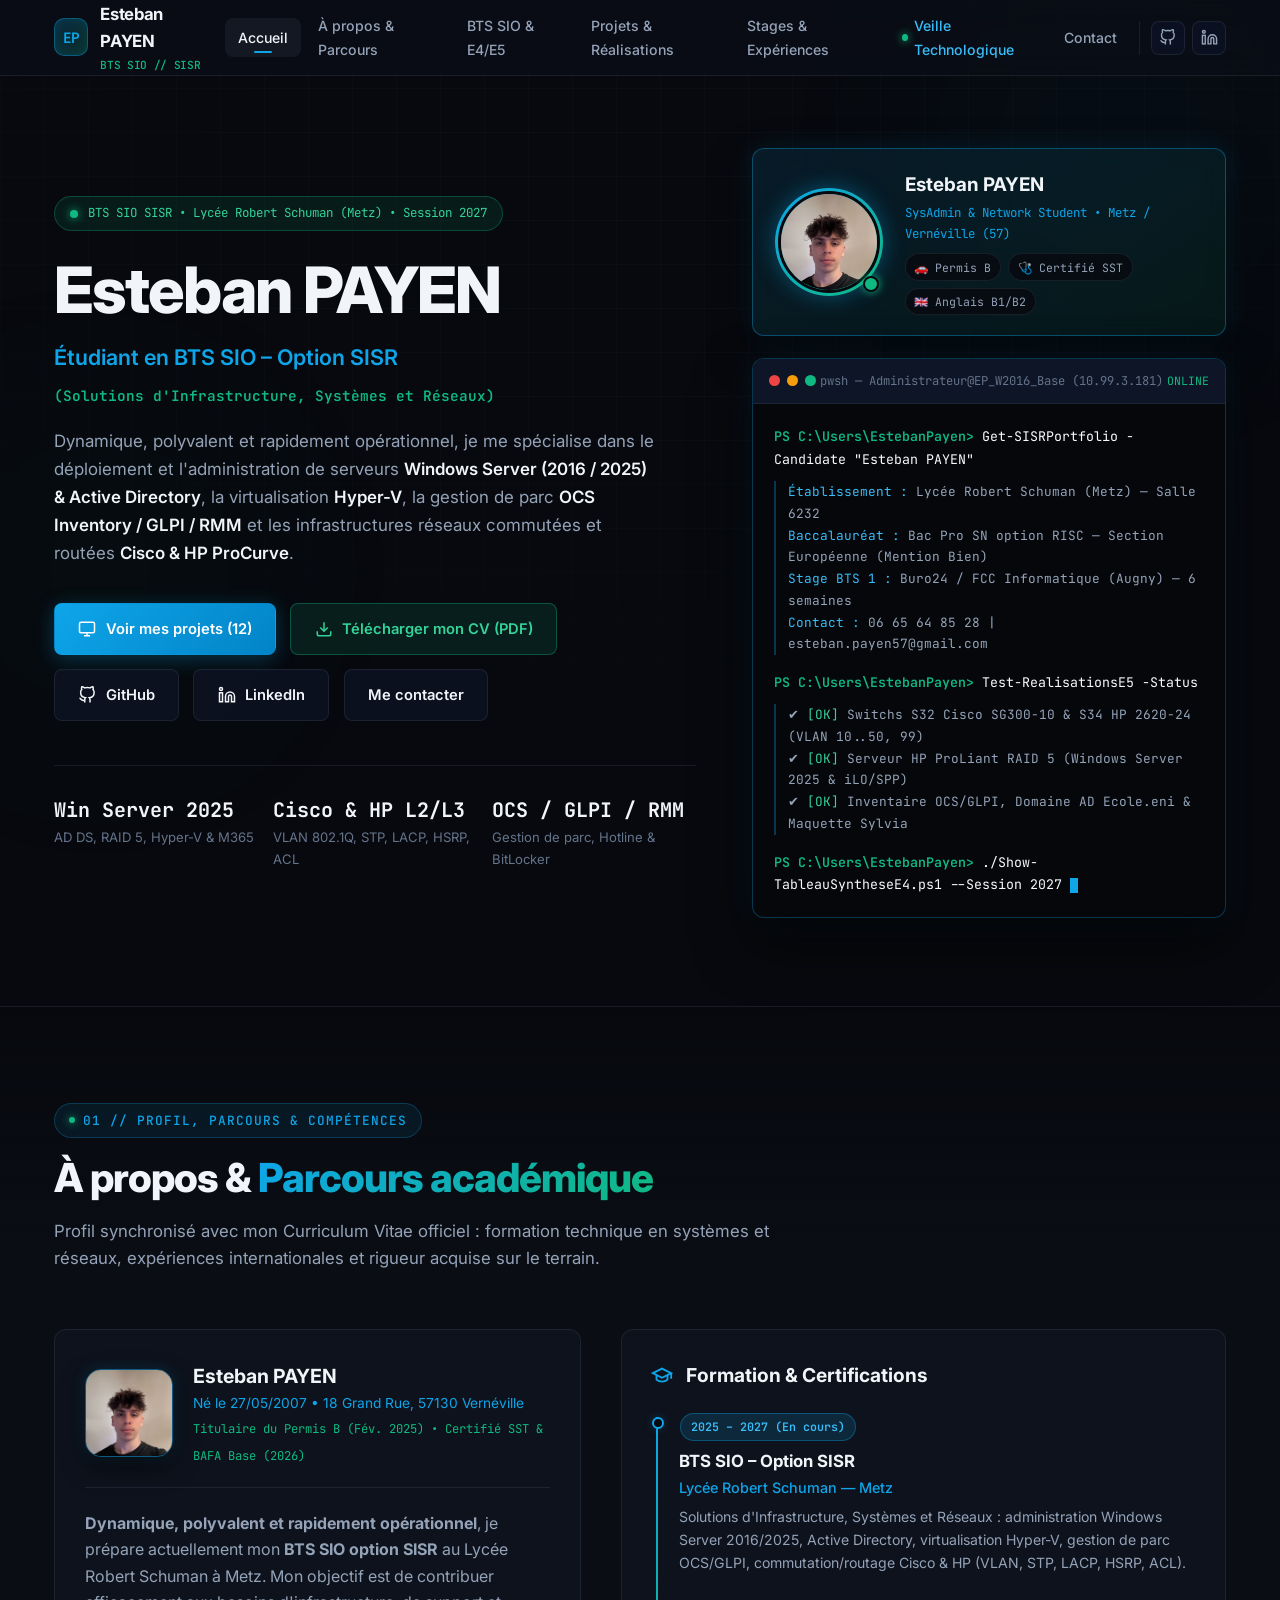
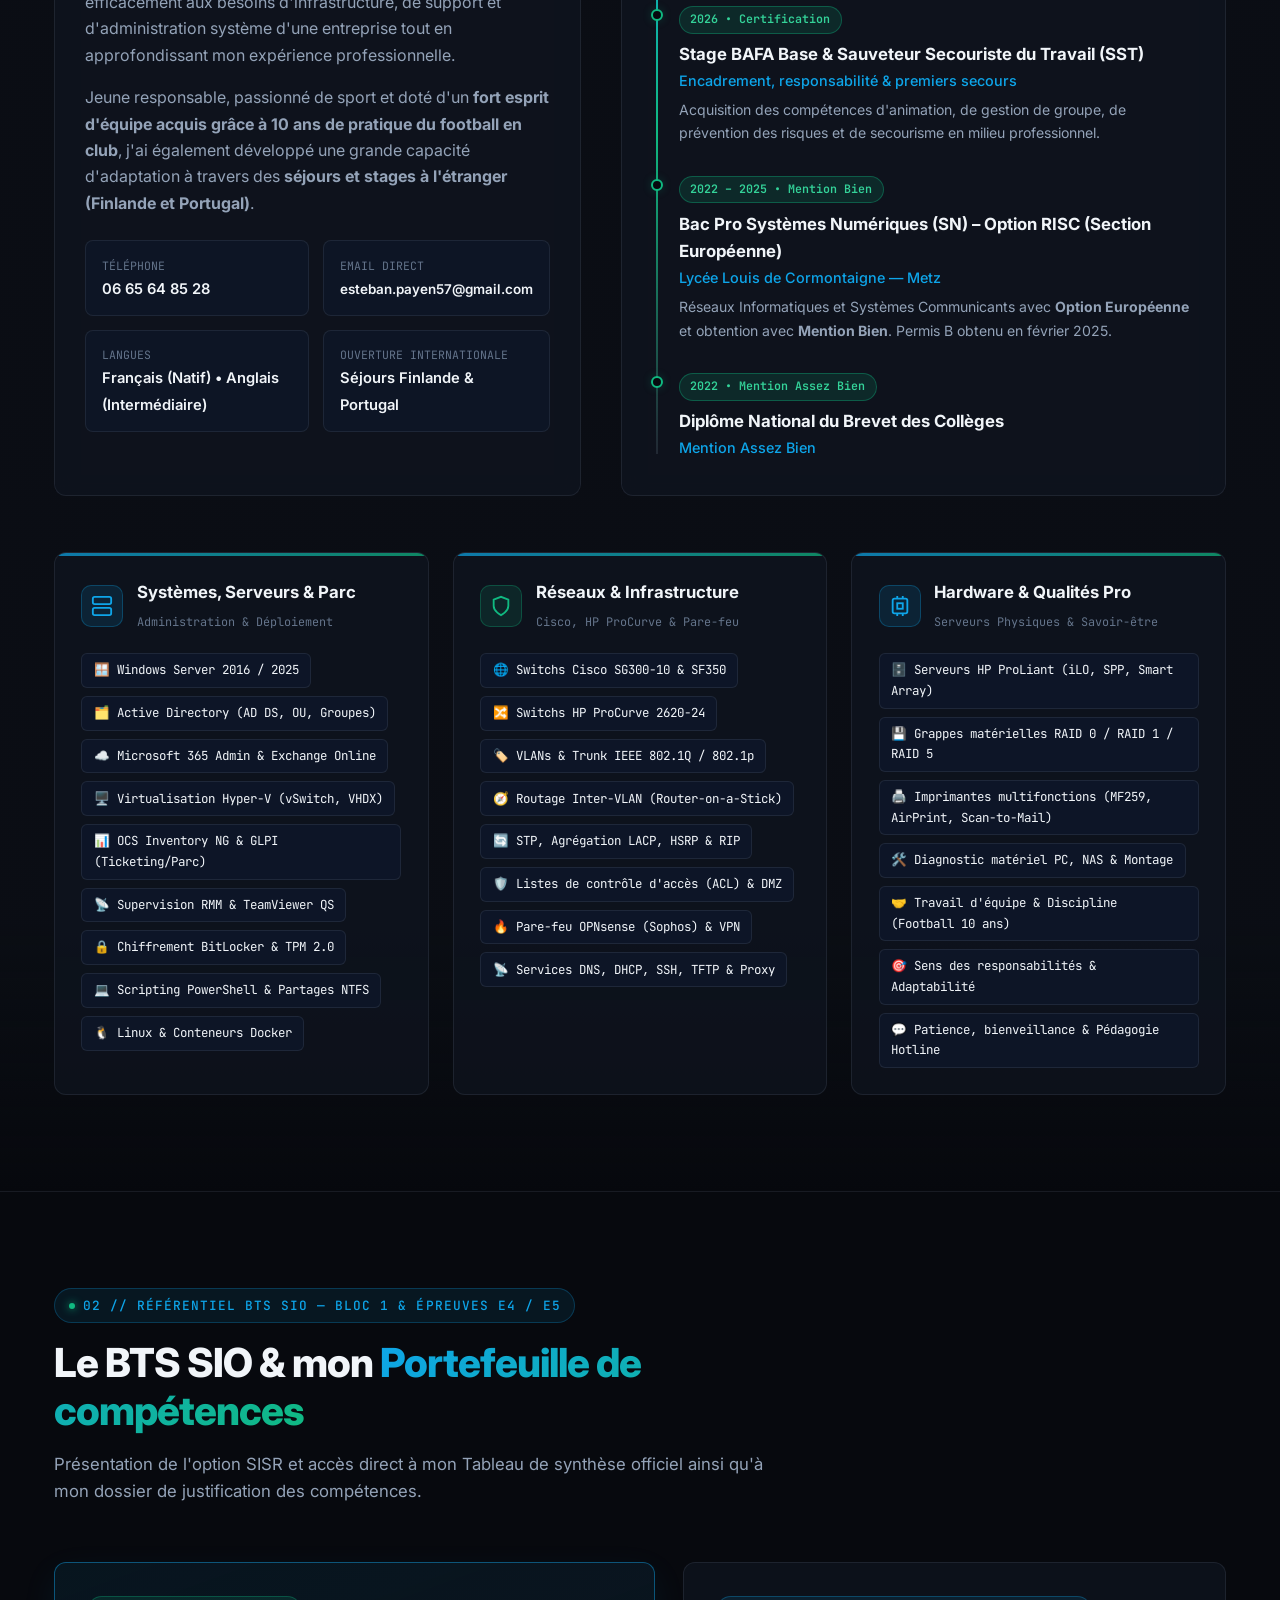
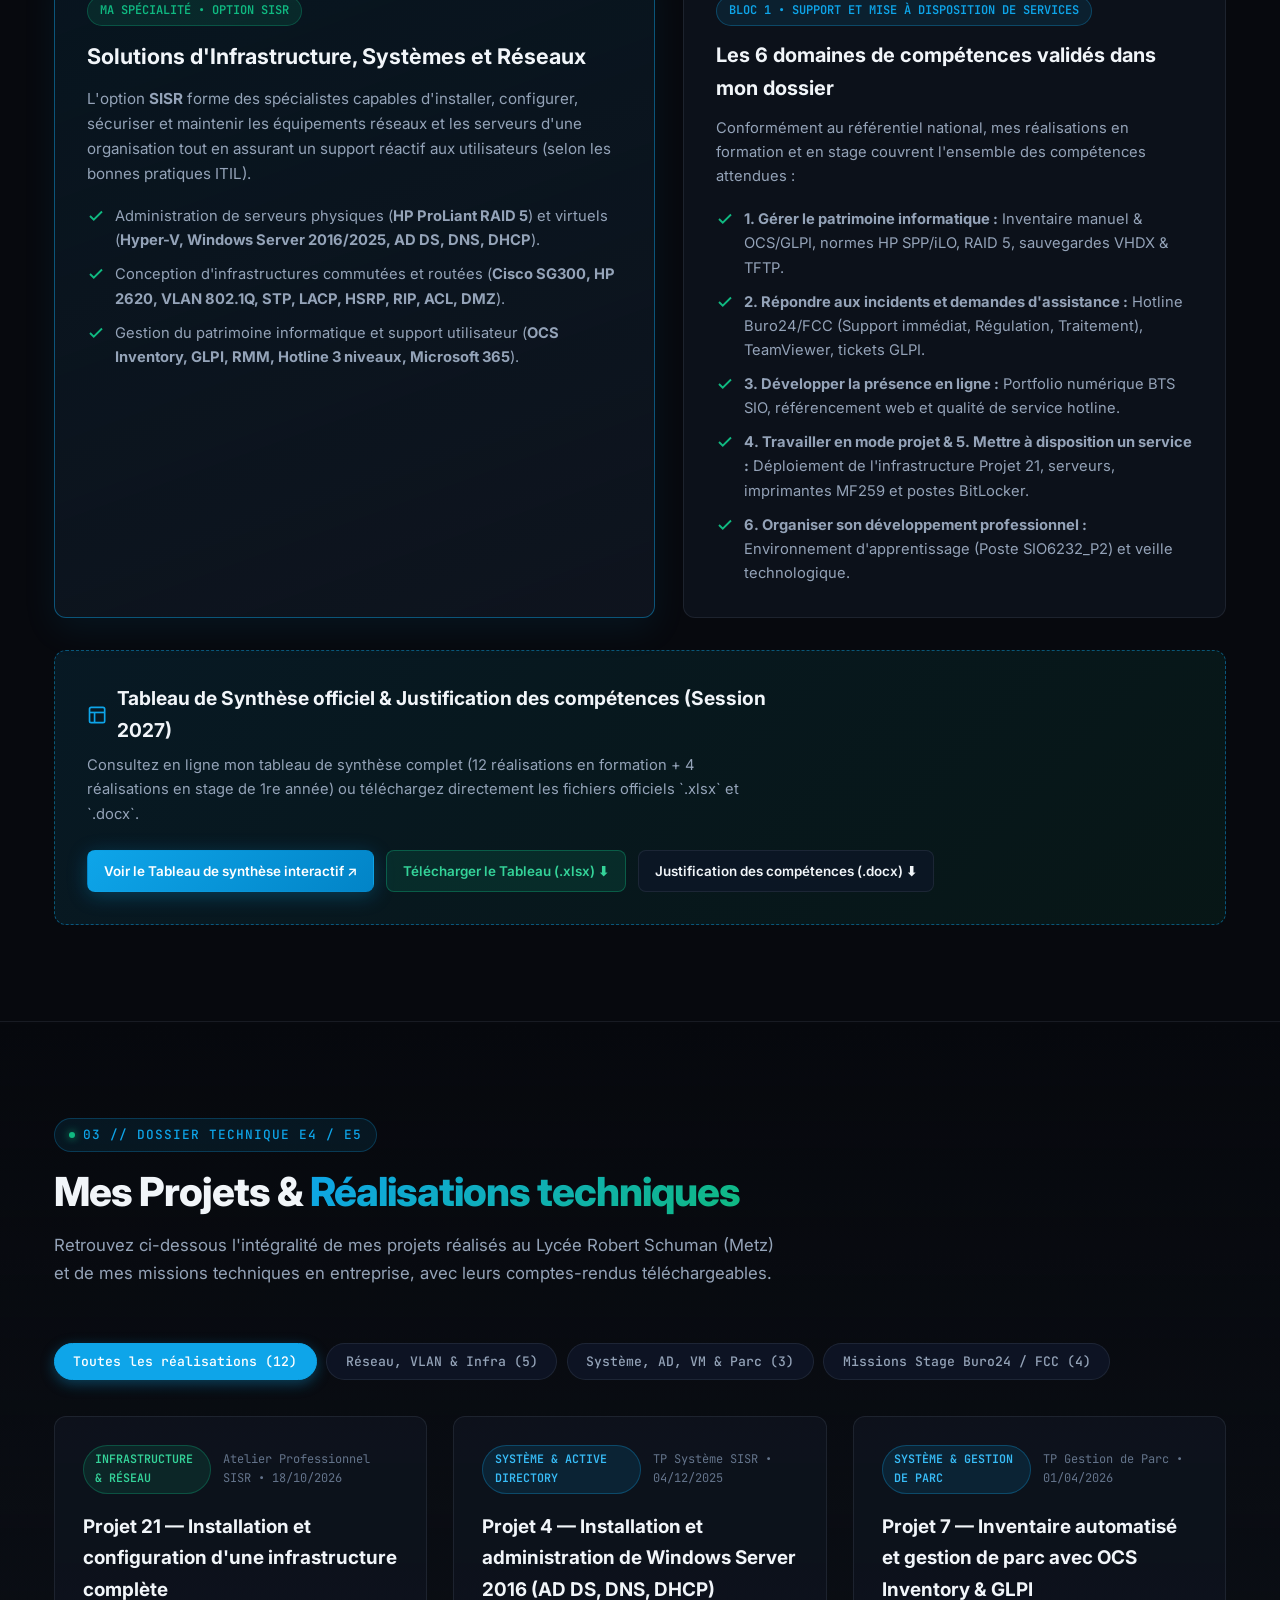
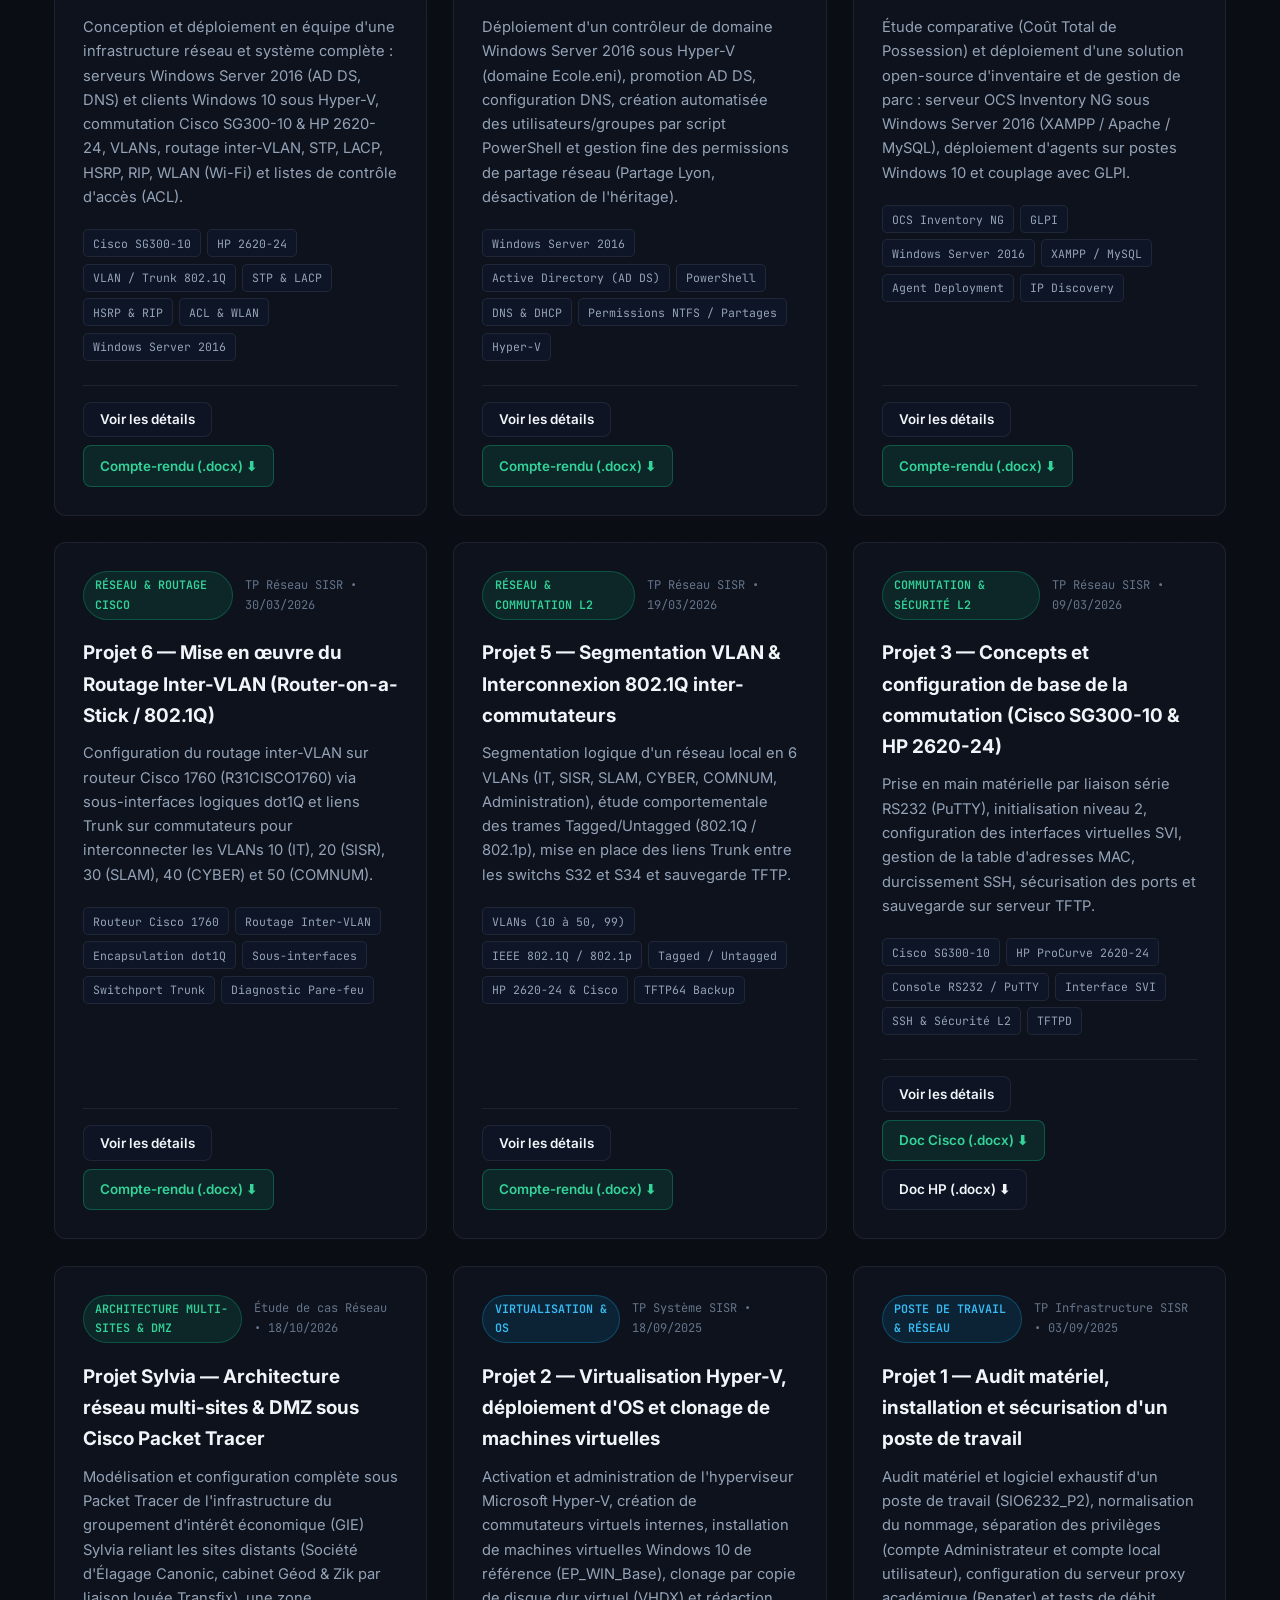
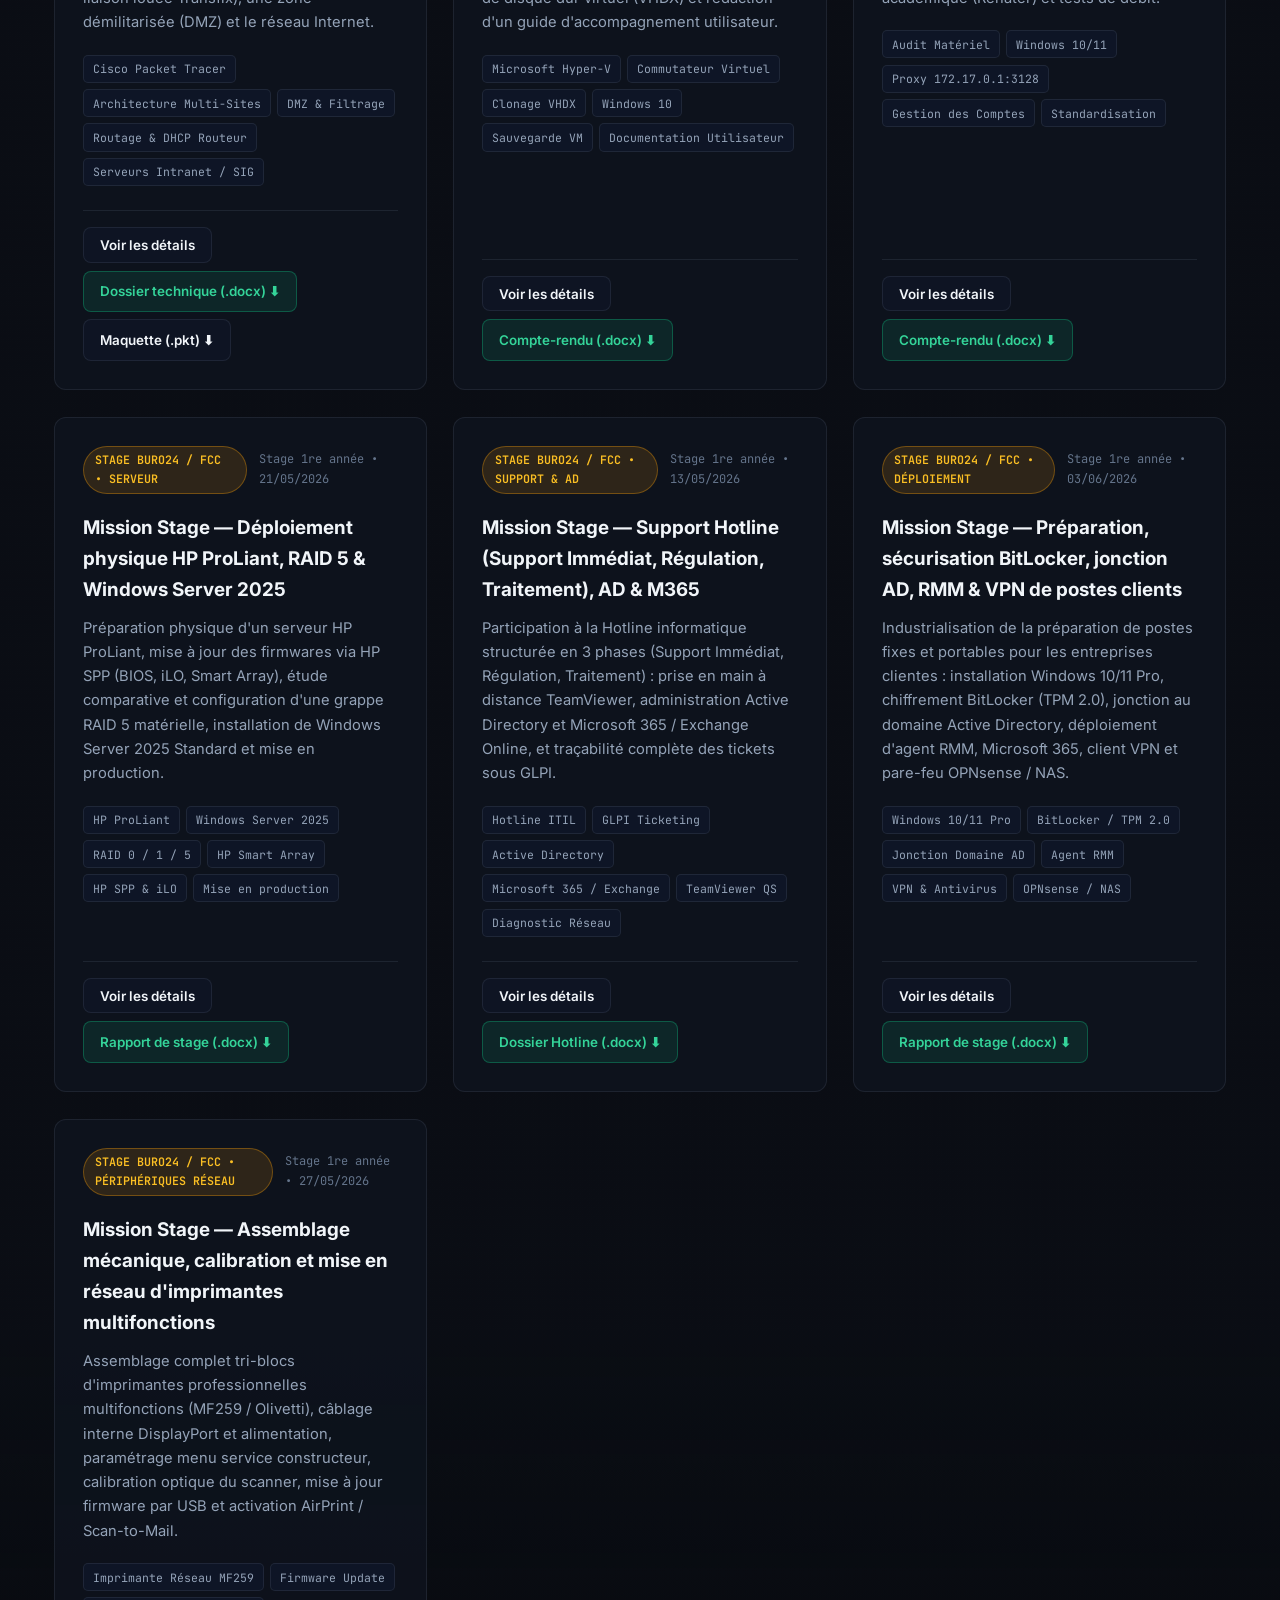
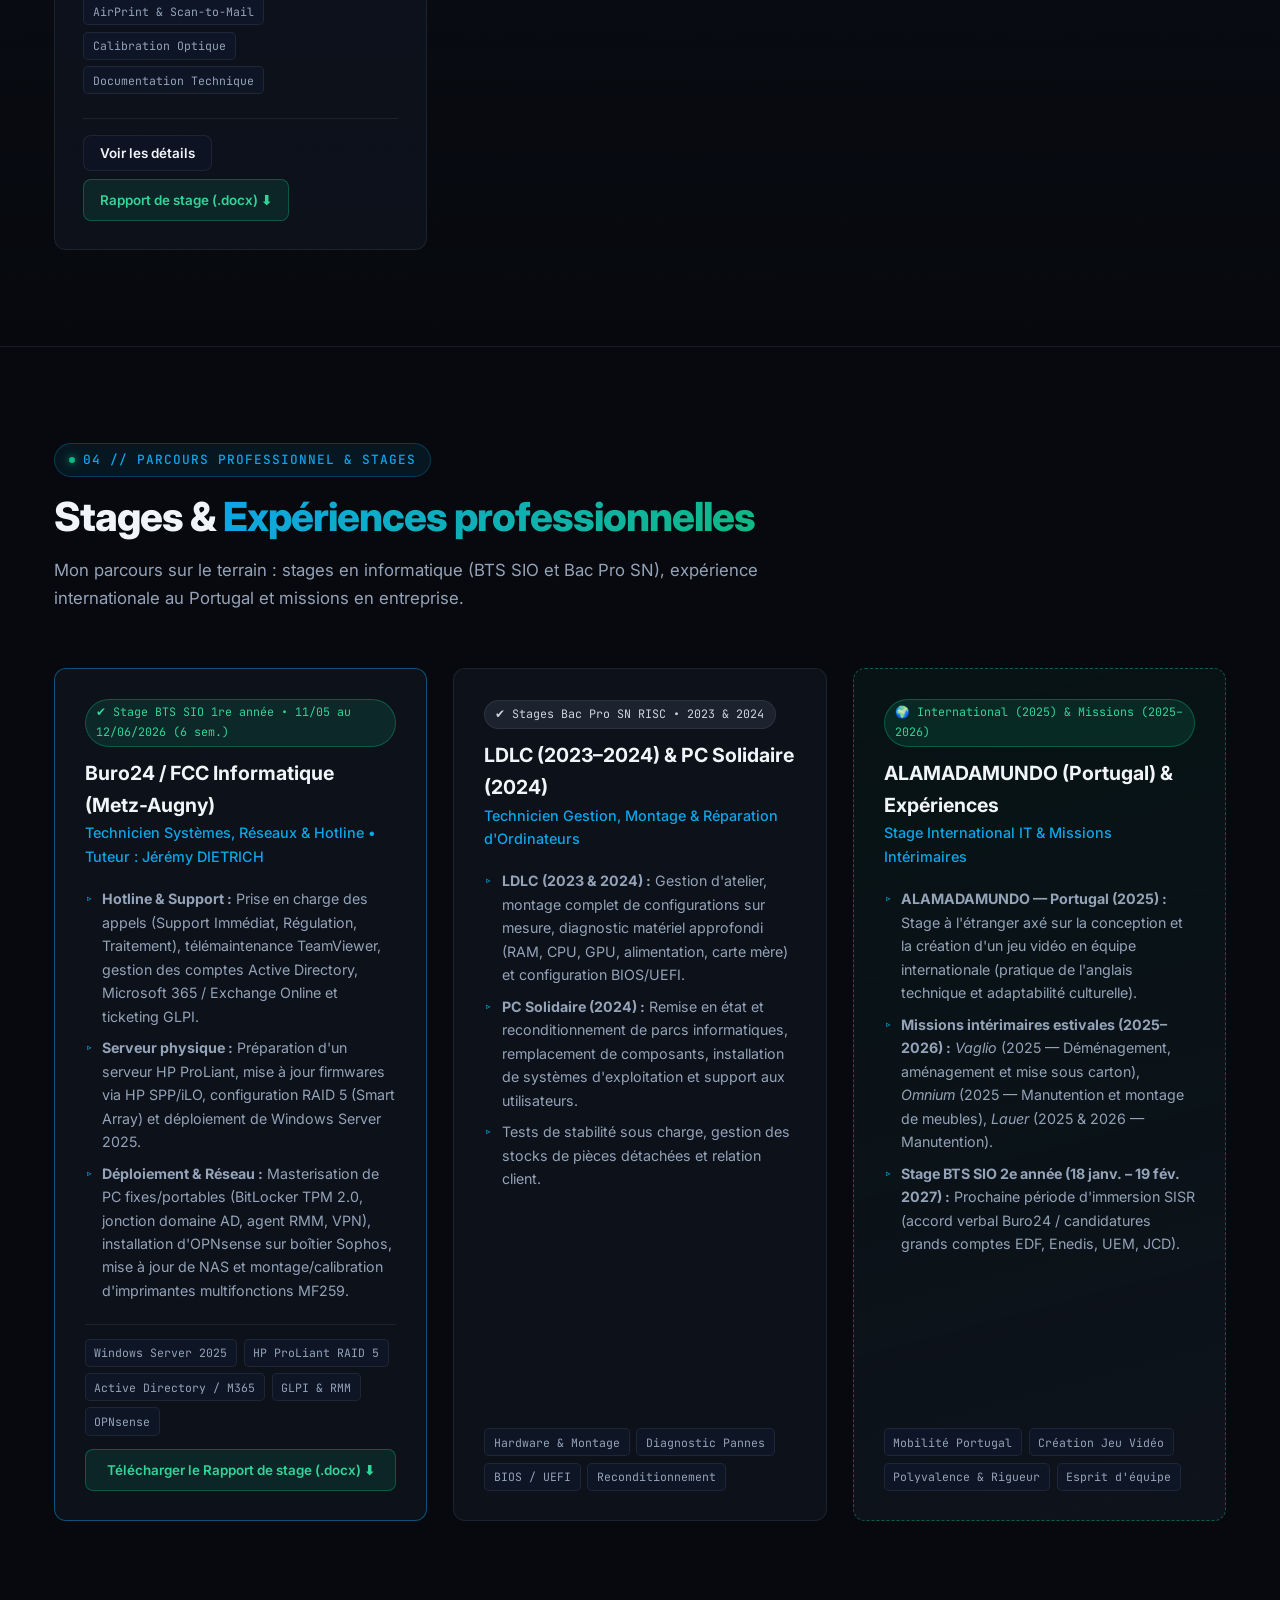
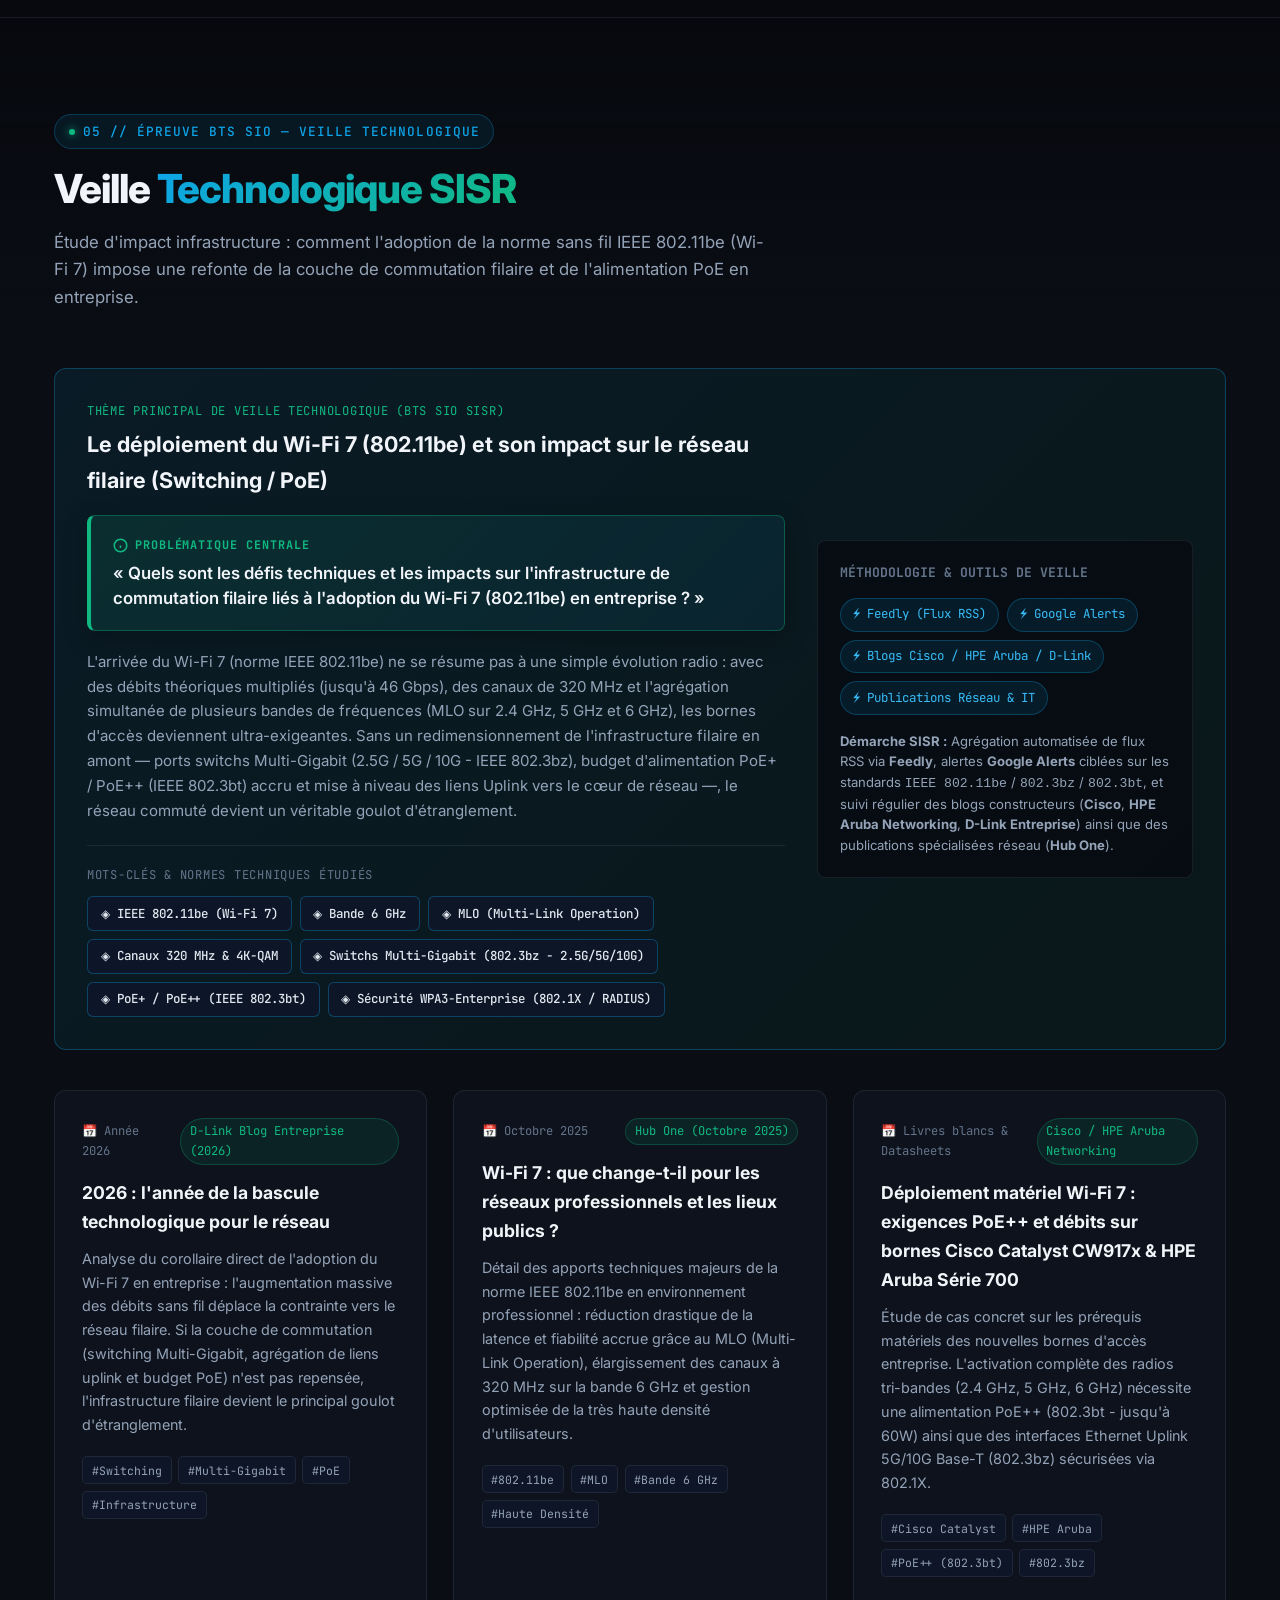
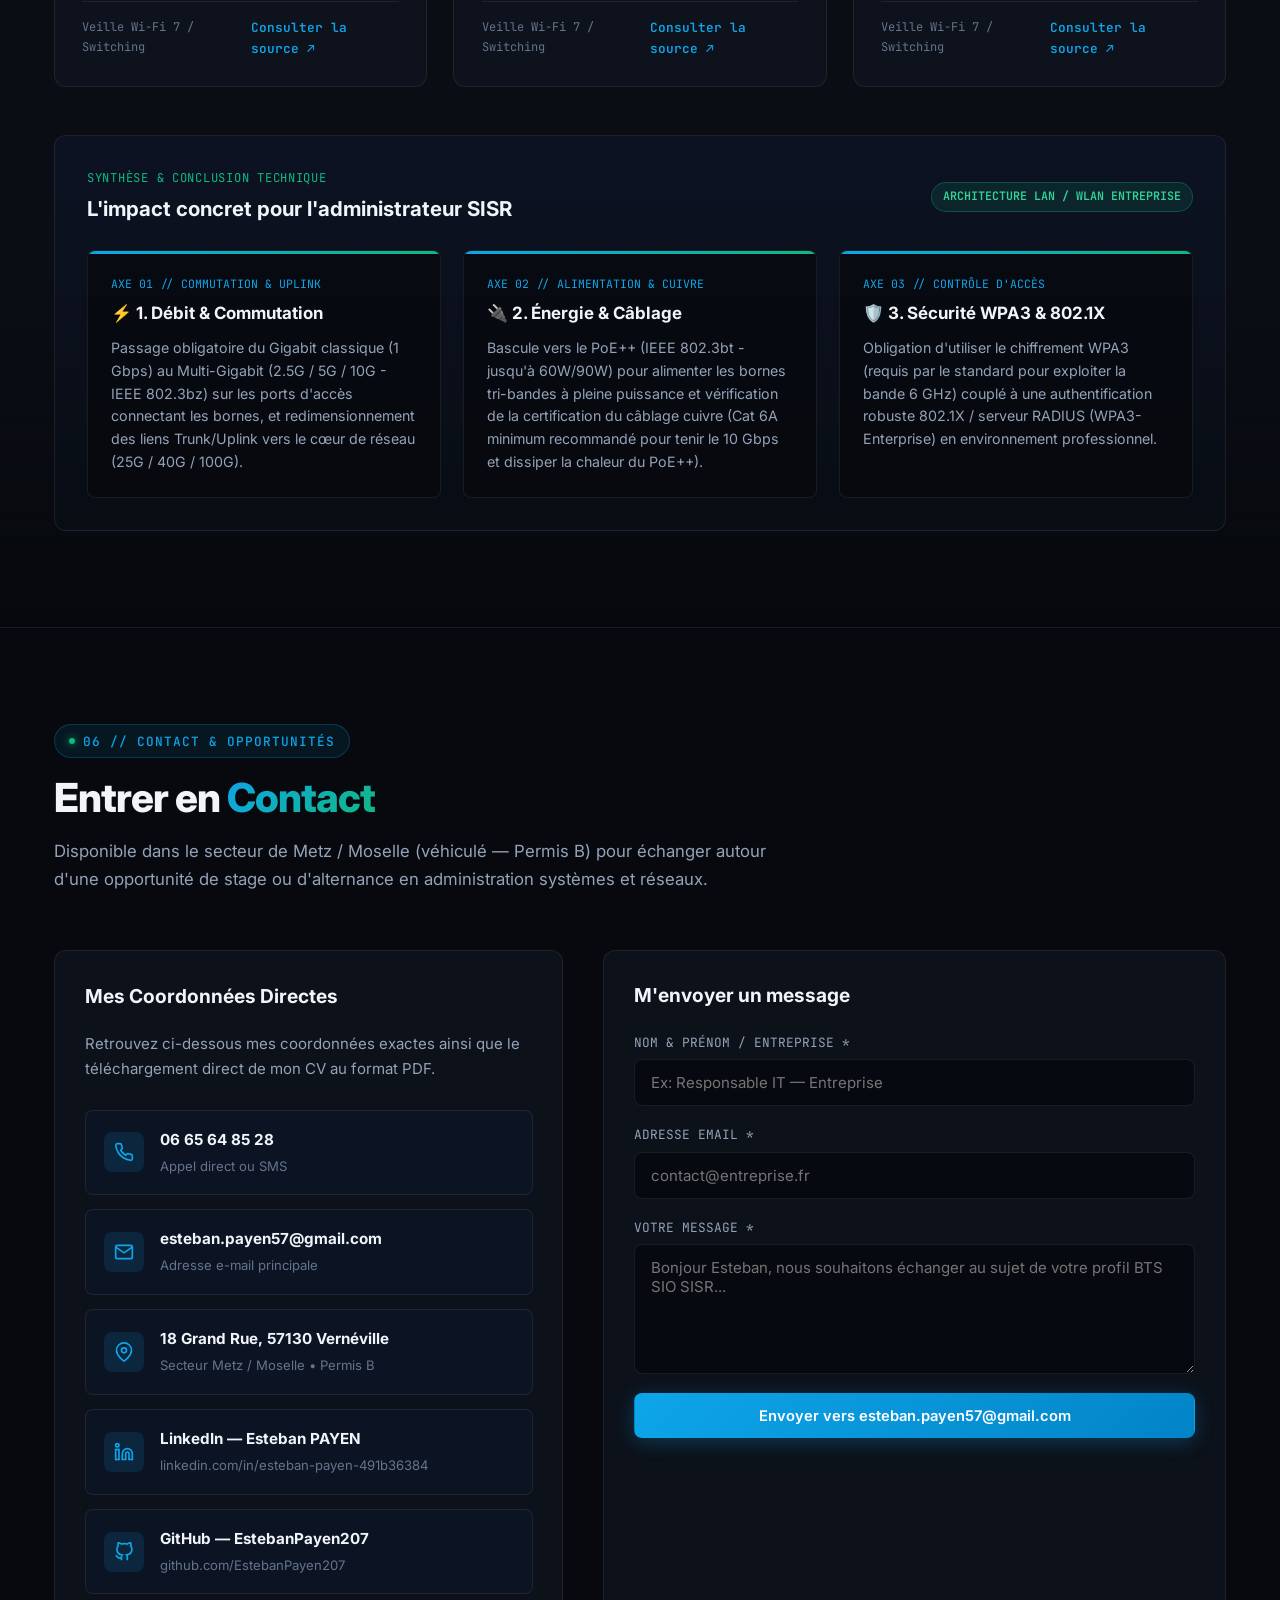
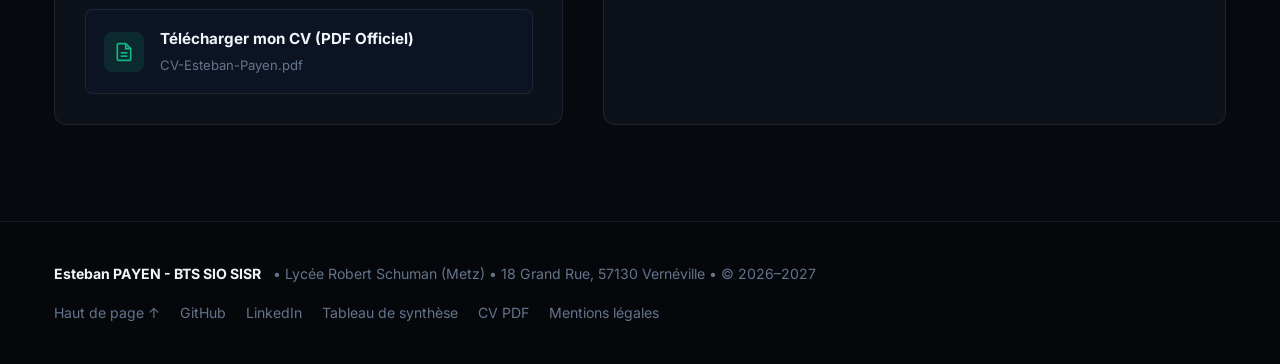
<file: index.html>
<!DOCTYPE html>
<html lang="fr">
<head>
  <meta charset="UTF-8" />
  <meta name="viewport" content="width=device-width, initial-scale=1.0" />
  <title>Esteban PAYEN — Portfolio BTS SIO SISR | Systèmes, Réseaux &amp; Infrastructure</title>
  <meta name="description" content="Portfolio officiel d'Esteban PAYEN, étudiant en BTS SIO option SISR au Lycée Robert Schuman (Metz). Projets d'infrastructure Cisco/HP, Windows Server 2016/2025, Active Directory, Hyper-V, OCS/GLPI, Stage Buro24 / FCC Informatique et Veille Technologique." />

  <!-- Polices Google Fonts : Inter & JetBrains Mono -->
  <link rel="preconnect" href="https://fonts.googleapis.com" />
  <link rel="preconnect" href="https://fonts.gstatic.com" crossorigin />
  <link href="https://fonts.googleapis.com/css2?family=Inter:wght@400;500;600;700;800&amp;family=JetBrains+Mono:wght@400;500;600;700&amp;display=swap" rel="stylesheet" />

  <!-- Feuille de style principale -->
  <link rel="stylesheet" href="css/style.css" />
</head>
<body>
  <!-- Halos lumineux d'arrière-plan -->
  <div class="ambient-glow glow-1" aria-hidden="true"></div>
  <div class="ambient-glow glow-2" aria-hidden="true"></div>

  <!-- ========================================================================
       1. BARRE DE NAVIGATION FIXE (NAVBAR)
       ======================================================================== -->
  <header class="navbar" id="navbar">
    <div class="nav-container">
      <a href="#accueil" class="nav-brand" aria-label="Retour à l'accueil">
        <div class="brand-badge">EP</div>
        <div class="brand-text">
          Esteban PAYEN
          <span>BTS SIO // SISR</span>
        </div>
      </a>

      <button class="nav-toggle" id="nav-toggle" aria-label="Menu de navigation" aria-expanded="false">
        <svg width="22" height="22" viewBox="0 0 24 24" fill="none" stroke="currentColor" stroke-width="2">
          <line x1="3" y1="6" x2="21" y2="6"></line>
          <line x1="3" y1="12" x2="21" y2="12"></line>
          <line x1="3" y1="18" x2="21" y2="18"></line>
        </svg>
      </button>

      <nav class="nav-links" id="nav-links" aria-label="Navigation principale">
        <a href="#accueil" class="nav-link active">Accueil</a>
        <a href="#apropos" class="nav-link">À propos &amp; Parcours</a>
        <a href="#bts-sio" class="nav-link">BTS SIO &amp; E4/E5</a>
        <a href="#projets" class="nav-link">Projets &amp; Réalisations</a>
        <a href="#stages" class="nav-link">Stages &amp; Expériences</a>
        <a href="#veille" class="nav-link nav-link-veille">
          <span class="pulse-dot" aria-hidden="true"></span>
          Veille Technologique
        </a>
        <a href="#contact" class="nav-link">Contact</a>
        <div class="nav-socials" aria-label="Profils GitHub et LinkedIn">
          <a href="https://github.com/EstebanPayen207" target="_blank" rel="noopener noreferrer" class="nav-social-icon" title="GitHub — EstebanPayen207" aria-label="GitHub Esteban Payen">
            <svg width="17" height="17" viewBox="0 0 24 24" fill="none" stroke="currentColor" stroke-width="2">
              <path d="M9 19c-5 1.5-5-2.5-7-3m14 6v-3.87a3.37 3.37 0 0 0-.94-2.61c3.14-.35 6.44-1.54 6.44-7A5.44 5.44 0 0 0 20 4.77 5.07 5.07 0 0 0 19.91 1S18.73.65 16 2.48a13.38 13.38 0 0 0-7 0C6.27.65 5.09 1 5.09 1A5.07 5.07 0 0 0 5 4.77a5.44 5.44 0 0 0-1.5 3.78c0 5.42 3.3 6.61 6.44 7A3.37 3.37 0 0 0 9 18.13V22"></path>
            </svg>
          </a>
          <a href="https://www.linkedin.com/in/esteban-payen-491b36384/" target="_blank" rel="noopener noreferrer" class="nav-social-icon" title="LinkedIn — Esteban PAYEN" aria-label="LinkedIn Esteban Payen">
            <svg width="17" height="17" viewBox="0 0 24 24" fill="none" stroke="currentColor" stroke-width="2">
              <path d="M16 8a6 6 0 0 1 6 6v7h-4v-7a2 2 0 0 0-2-2 2 2 0 0 0-2 2v7h-4v-7a6 6 0 0 1 6-6z"></path>
              <rect x="2" y="9" width="4" height="12"></rect>
              <circle cx="4" cy="4" r="2"></circle>
            </svg>
          </a>
        </div>
      </nav>
    </div>
  </header>

  <main>
    <!-- ======================================================================
         A. HERO SECTION (ACCUEIL)
         ====================================================================== -->
    <section class="hero" id="accueil">
      <div class="container">
        <div class="hero-grid">
          <div class="hero-content">
            <div class="status-pill">
              <span class="status-dot"></span>
              <span>BTS SIO SISR • Lycée Robert Schuman (Metz) • Session 2027</span>
            </div>

            <h1 class="hero-title">Esteban PAYEN</h1>

            <p class="hero-role">
              <span>Étudiant en BTS SIO – Option SISR</span>
              <span class="mono" style="font-size:0.9rem; color:var(--accent-emerald);">
                (Solutions d'Infrastructure, Systèmes et Réseaux)
              </span>
            </p>

            <p class="hero-description">
              Dynamique, polyvalent et rapidement opérationnel, je me spécialise dans le déploiement et l'administration de serveurs
              <strong>Windows Server (2016 / 2025) &amp; Active Directory</strong>, la virtualisation <strong>Hyper-V</strong>,
              la gestion de parc <strong>OCS Inventory / GLPI / RMM</strong> et les infrastructures réseaux commutées et routées
              <strong>Cisco &amp; HP ProCurve</strong>.
            </p>

            <div class="hero-actions">
              <a href="#projets" class="btn btn-primary">
                <svg width="18" height="18" viewBox="0 0 24 24" fill="none" stroke="currentColor" stroke-width="2">
                  <rect x="2" y="3" width="20" height="14" rx="2" ry="2"></rect>
                  <line x1="8" y1="21" x2="16" y2="21"></line>
                  <line x1="12" y1="17" x2="12" y2="21"></line>
                </svg>
                Voir mes projets (12)
              </a>
              <a href="assets/docs/CV-Esteban-Payen.pdf" target="_blank" rel="noopener" download="CV-Esteban-Payen.pdf" class="btn btn-emerald">
                <svg width="18" height="18" viewBox="0 0 24 24" fill="none" stroke="currentColor" stroke-width="2">
                  <path d="M21 15v4a2 2 0 0 1-2 2H5a2 2 0 0 1-2-2v-4"></path>
                  <polyline points="7 10 12 15 17 10"></polyline>
                  <line x1="12" y1="15" x2="12" y2="3"></line>
                </svg>
                Télécharger mon CV (PDF)
              </a>
              <a href="https://github.com/EstebanPayen207" target="_blank" rel="noopener noreferrer" class="btn btn-outline">
                <svg width="18" height="18" viewBox="0 0 24 24" fill="none" stroke="currentColor" stroke-width="2">
                  <path d="M9 19c-5 1.5-5-2.5-7-3m14 6v-3.87a3.37 3.37 0 0 0-.94-2.61c3.14-.35 6.44-1.54 6.44-7A5.44 5.44 0 0 0 20 4.77 5.07 5.07 0 0 0 19.91 1S18.73.65 16 2.48a13.38 13.38 0 0 0-7 0C6.27.65 5.09 1 5.09 1A5.07 5.07 0 0 0 5 4.77a5.44 5.44 0 0 0-1.5 3.78c0 5.42 3.3 6.61 6.44 7A3.37 3.37 0 0 0 9 18.13V22"></path>
                </svg>
                GitHub
              </a>
              <a href="https://www.linkedin.com/in/esteban-payen-491b36384/" target="_blank" rel="noopener noreferrer" class="btn btn-outline">
                <svg width="18" height="18" viewBox="0 0 24 24" fill="none" stroke="currentColor" stroke-width="2">
                  <path d="M16 8a6 6 0 0 1 6 6v7h-4v-7a2 2 0 0 0-2-2 2 2 0 0 0-2 2v7h-4v-7a6 6 0 0 1 6-6z"></path>
                  <rect x="2" y="9" width="4" height="12"></rect>
                  <circle cx="4" cy="4" r="2"></circle>
                </svg>
                LinkedIn
              </a>
              <a href="#contact" class="btn btn-outline">
                Me contacter
              </a>
            </div>

            <div class="hero-metrics">
              <div class="metric-item">
                <span class="metric-value">Win Server 2025</span>
                <span class="metric-label">AD DS, RAID 5, Hyper-V &amp; M365</span>
              </div>
              <div class="metric-item">
                <span class="metric-value">Cisco &amp; HP L2/L3</span>
                <span class="metric-label">VLAN 802.1Q, STP, LACP, HSRP, ACL</span>
              </div>
              <div class="metric-item">
                <span class="metric-value">OCS / GLPI / RMM</span>
                <span class="metric-label">Gestion de parc, Hotline &amp; BitLocker</span>
              </div>
            </div>
          </div>

          <!-- Colonne droite : Carte Portrait Photo + Terminal SysAdmin -->
          <div class="hero-Visual-stack">
            <div class="profile-showcase">
              <div class="profile-avatar-wrap">
                <img src="assets/img/esteban-portrait.jpg" alt="Esteban Payen - Portfolio BTS SIO" class="profile-avatar" />
                <span class="profile-badge-online" title="Disponible pour stage SISR"></span>
              </div>
              <div class="profile-meta">
                <h2>Esteban PAYEN</h2>
                <span class="role-tag">SysAdmin &amp; Network Student • Metz / Vernéville (57)</span>
                <div class="profile-quick-info">
                  <span class="profile-chip">🚗 Permis B</span>
                  <span class="profile-chip">🩺 Certifié SST</span>
                  <span class="profile-chip">🇬🇧 Anglais B1/B2</span>
                </div>
              </div>
            </div>

            <!-- Terminal SysAdmin visuel avec vraies données -->
            <div class="terminal-card" aria-label="Aperçu console SysAdmin">
              <div class="terminal-header">
                <div class="terminal-dots">
                  <span class="dot-red"></span>
                  <span class="dot-yellow"></span>
                  <span class="dot-green"></span>
                </div>
                <span class="terminal-title">pwsh — Administrateur@EP_W2016_Base (10.99.3.181)</span>
                <span class="mono" style="font-size:0.72rem; color:var(--accent-emerald);">ONLINE</span>
              </div>
              <div class="terminal-body">
                <div class="cmd-line">
                  <span class="cmd-prompt">PS C:\Users\EstebanPayen&gt;</span>
                  <span class="cmd-command"> Get-SISRPortfolio -Candidate "Esteban PAYEN"</span>
                </div>
                <div class="cmd-output">
                  <div><span class="key">Établissement :</span> Lycée Robert Schuman (Metz) — Salle 6232</div>
                  <div><span class="key">Baccalauréat  :</span> Bac Pro SN option RISC — Section Européenne (Mention Bien)</div>
                  <div><span class="key">Stage BTS 1   :</span> Buro24 / FCC Informatique (Augny) — 6 semaines</div>
                  <div><span class="key">Contact       :</span> 06 65 64 85 28 | esteban.payen57@gmail.com</div>
                </div>

                <div class="cmd-line">
                  <span class="cmd-prompt">PS C:\Users\EstebanPayen&gt;</span>
                  <span class="cmd-command"> Test-RealisationsE5 -Status</span>
                </div>
                <div class="cmd-output">
                  <div>✔ <span class="val-ok">[OK]</span> Switchs S32 Cisco SG300-10 &amp; S34 HP 2620-24 (VLAN 10..50, 99)</div>
                  <div>✔ <span class="val-ok">[OK]</span> Serveur HP ProLiant RAID 5 (Windows Server 2025 &amp; iLO/SPP)</div>
                  <div>✔ <span class="val-ok">[OK]</span> Inventaire OCS/GLPI, Domaine AD Ecole.eni &amp; Maquette Sylvia</div>
                </div>

                <div class="cmd-line" style="margin-bottom:0;">
                  <span class="cmd-prompt">PS C:\Users\EstebanPayen&gt;</span>
                  <span class="cmd-command"> ./Show-TableauSyntheseE4.ps1 --Session 2027</span>
                  <span class="cursor-blink"></span>
                </div>
              </div>
            </div>
          </div>
        </div>
      </div>
    </section>

    <!-- ======================================================================
         B. À PROPOS & PARCOURS (PROFIL CV, TIMELINE FORMATION & COMPÉTENCES)
         ====================================================================== -->
    <section class="section section-alt" id="apropos">
      <div class="container">
        <div class="section-header">
          <div class="section-tag">
            <span class="dot"></span>
            <span>01 // Profil, Parcours &amp; Compétences</span>
          </div>
          <h2 class="section-title">À propos &amp; <span class="gradient-text">Parcours académique</span></h2>
          <p class="section-subtitle">
            Profil synchronisé avec mon Curriculum Vitae officiel : formation technique en systèmes et réseaux, expériences internationales et rigueur acquise sur le terrain.
          </p>
        </div>

        <div class="about-layout">
          <!-- Présentation complète synchronisée avec le CV -->
          <div class="glass-card about-text">
            <div class="about-photo-banner">
              <img src="assets/img/esteban-portrait.jpg" alt="Esteban Payen - Portfolio BTS SIO" />
              <div>
                <h3 style="font-size:1.22rem; font-weight:700; color:var(--text-primary);">Esteban PAYEN</h3>
                <p style="font-size:0.86rem; color:var(--accent-cyan); margin:0;">
                  Né le 27/05/2007 • 18 Grand Rue, 57130 Vernéville
                </p>
                <span class="mono" style="font-size:0.76rem; color:var(--accent-emerald);">
                  Titulaire du Permis B (Fév. 2025) • Certifié SST &amp; BAFA Base (2026)
                </span>
              </div>
            </div>

            <p>
              <strong>Dynamique, polyvalent et rapidement opérationnel</strong>, je prépare actuellement mon
              <strong>BTS SIO option SISR</strong> au Lycée Robert Schuman à Metz. Mon objectif est de contribuer efficacement aux besoins d'infrastructure, de support et d'administration système d'une entreprise tout en approfondissant mon expérience professionnelle.
            </p>
            <p>
              Jeune responsable, passionné de sport et doté d'un <strong>fort esprit d'équipe acquis grâce à 10 ans de pratique du football en club</strong>, j'ai également développé une grande capacité d'adaptation à travers des <strong>séjours et stages à l'étranger (Finlande et Portugal)</strong>.
            </p>

            <div class="about-highlights">
              <div class="highlight-box">
                <span class="label">Téléphone</span>
                <span class="value">06 65 64 85 28</span>
              </div>
              <div class="highlight-box">
                <span class="label">Email direct</span>
                <span class="value" style="font-size:0.84rem;">esteban.payen57@gmail.com</span>
              </div>
              <div class="highlight-box">
                <span class="label">Langues</span>
                <span class="value">Français (Natif) • Anglais (Intermédiaire)</span>
              </div>
              <div class="highlight-box">
                <span class="label">Ouverture internationale</span>
                <span class="value">Séjours Finlande &amp; Portugal</span>
              </div>
            </div>
          </div>

          <!-- Frise chronologique (Formation & Certifications du CV) -->
          <div class="glass-card">
            <h3 class="card-heading">
              <svg width="22" height="22" viewBox="0 0 24 24" fill="none" stroke="var(--accent-cyan)" stroke-width="2">
                <path d="M22 10v6M2 10l10-5 10 5-10 5z"></path>
                <path d="M6 12v5c3 3 9 3 12 0v-5"></path>
              </svg>
              Formation &amp; Certifications
            </h3>

            <div class="timeline">
              <!-- En cours : BTS SIO SISR -->
              <div class="timeline-item">
                <div class="timeline-marker"></div>
                <span class="timeline-badge badge-current">2025 – 2027 (En cours)</span>
                <h4 class="timeline-title">BTS SIO – Option SISR</h4>
                <div class="timeline-school">Lycée Robert Schuman — Metz</div>
                <p class="timeline-desc">
                  Solutions d'Infrastructure, Systèmes et Réseaux : administration Windows Server 2016/2025, Active Directory, virtualisation Hyper-V, gestion de parc OCS/GLPI, commutation/routage Cisco &amp; HP (VLAN, STP, LACP, HSRP, ACL).
                </p>
              </div>

              <!-- 2026 : Stage BAFA Base -->
              <div class="timeline-item completed">
                <div class="timeline-marker"></div>
                <span class="timeline-badge badge-obtained">2026 • Certification</span>
                <h4 class="timeline-title">Stage BAFA Base &amp; Sauveteur Secouriste du Travail (SST)</h4>
                <div class="timeline-school">Encadrement, responsabilité &amp; premiers secours</div>
                <p class="timeline-desc">
                  Acquisition des compétences d'animation, de gestion de groupe, de prévention des risques et de secourisme en milieu professionnel.
                </p>
              </div>

              <!-- 2022 - 2025 : Bac Pro SN RISC -->
              <div class="timeline-item completed">
                <div class="timeline-marker"></div>
                <span class="timeline-badge badge-obtained">2022 – 2025 • Mention Bien</span>
                <h4 class="timeline-title">Bac Pro Systèmes Numériques (SN) – Option RISC (Section Européenne)</h4>
                <div class="timeline-school">Lycée Louis de Cormontaigne — Metz</div>
                <p class="timeline-desc">
                  Réseaux Informatiques et Systèmes Communicants avec <strong>Option Européenne</strong> et obtention avec <strong>Mention Bien</strong>. Permis B obtenu en février 2025.
                </p>
              </div>

              <!-- 2022 : Brevet -->
              <div class="timeline-item completed">
                <div class="timeline-marker"></div>
                <span class="timeline-badge badge-obtained">2022 • Mention Assez Bien</span>
                <h4 class="timeline-title">Diplôme National du Brevet des Collèges</h4>
                <div class="timeline-school">Mention Assez Bien</div>
              </div>
            </div>
          </div>
        </div>

        <!-- Compétences techniques & humaines sous forme de badges -->
        <div class="skills-grid">
          <!-- Catégorie 1 : Systèmes, Serveurs & Parc -->
          <div class="skill-category">
            <div class="skill-header">
              <div class="skill-icon">
                <svg width="22" height="22" viewBox="0 0 24 24" fill="none" stroke="currentColor" stroke-width="2">
                  <rect x="2" y="2" width="20" height="8" rx="2" ry="2"></rect>
                  <rect x="2" y="14" width="20" height="8" rx="2" ry="2"></rect>
                  <line x1="6" y1="6" x2="6.01" y2="6"></line>
                  <line x1="6" y1="18" x2="6.01" y2="18"></line>
                </svg>
              </div>
              <div>
                <h3>Systèmes, Serveurs &amp; Parc</h3>
                <span class="mono" style="font-size:0.74rem; color:var(--text-muted);">Administration &amp; Déploiement</span>
              </div>
            </div>
            <div class="skill-badges">
              <span class="tech-badge">🪟 Windows Server 2016 / 2025</span>
              <span class="tech-badge">🗂️ Active Directory (AD DS, OU, Groupes)</span>
              <span class="tech-badge">☁️ Microsoft 365 Admin &amp; Exchange Online</span>
              <span class="tech-badge">🖥️ Virtualisation Hyper-V (vSwitch, VHDX)</span>
              <span class="tech-badge">📊 OCS Inventory NG &amp; GLPI (Ticketing/Parc)</span>
              <span class="tech-badge">📡 Supervision RMM &amp; TeamViewer QS</span>
              <span class="tech-badge">🔒 Chiffrement BitLocker &amp; TPM 2.0</span>
              <span class="tech-badge">💻 Scripting PowerShell &amp; Partages NTFS</span>
              <span class="tech-badge">🐧 Linux &amp; Conteneurs Docker</span>
            </div>
          </div>

          <!-- Catégorie 2 : Réseaux & Sécurité -->
          <div class="skill-category">
            <div class="skill-header">
              <div class="skill-icon">
                <svg width="22" height="22" viewBox="0 0 24 24" fill="none" stroke="currentColor" stroke-width="2">
                  <path d="M12 22s8-4 8-10V5l-8-3-8 3v7c0 6 8 10 8 10z"></path>
                </svg>
              </div>
              <div>
                <h3>Réseaux &amp; Infrastructure</h3>
                <span class="mono" style="font-size:0.74rem; color:var(--text-muted);">Cisco, HP ProCurve &amp; Pare-feu</span>
              </div>
            </div>
            <div class="skill-badges">
              <span class="tech-badge">🌐 Switchs Cisco SG300-10 &amp; SF350</span>
              <span class="tech-badge">🔀 Switchs HP ProCurve 2620-24</span>
              <span class="tech-badge">🏷️ VLANs &amp; Trunk IEEE 802.1Q / 802.1p</span>
              <span class="tech-badge">🧭 Routage Inter-VLAN (Router-on-a-Stick)</span>
              <span class="tech-badge">🔄 STP, Agrégation LACP, HSRP &amp; RIP</span>
              <span class="tech-badge">🛡️ Listes de contrôle d'accès (ACL) &amp; DMZ</span>
              <span class="tech-badge">🔥 Pare-feu OPNsense (Sophos) &amp; VPN</span>
              <span class="tech-badge">📡 Services DNS, DHCP, SSH, TFTP &amp; Proxy</span>
            </div>
          </div>

          <!-- Catégorie 3 : Hardware, Serveurs Physiques & Savoir-être CV -->
          <div class="skill-category">
            <div class="skill-header">
              <div class="skill-icon">
                <svg width="22" height="22" viewBox="0 0 24 24" fill="none" stroke="currentColor" stroke-width="2">
                  <rect x="4" y="4" width="16" height="16" rx="2" ry="2"></rect>
                  <rect x="9" y="9" width="6" height="6"></rect>
                  <line x1="9" y1="1" x2="9" y2="4"></line>
                  <line x1="15" y1="1" x2="15" y2="4"></line>
                  <line x1="9" y1="20" x2="9" y2="23"></line>
                  <line x1="15" y1="20" x2="15" y2="23"></line>
                </svg>
              </div>
              <div>
                <h3>Hardware &amp; Qualités Pro</h3>
                <span class="mono" style="font-size:0.74rem; color:var(--text-muted);">Serveurs Physiques &amp; Savoir-être</span>
              </div>
            </div>
            <div class="skill-badges">
              <span class="tech-badge">🗄️ Serveurs HP ProLiant (iLO, SPP, Smart Array)</span>
              <span class="tech-badge">💾 Grappes matérielles RAID 0 / RAID 1 / RAID 5</span>
              <span class="tech-badge">🖨️ Imprimantes multifonctions (MF259, AirPrint, Scan-to-Mail)</span>
              <span class="tech-badge">🛠️ Diagnostic matériel PC, NAS &amp; Montage</span>
              <span class="tech-badge">🤝 Travail d'équipe &amp; Discipline (Football 10 ans)</span>
              <span class="tech-badge">🎯 Sens des responsabilités &amp; Adaptabilité</span>
              <span class="tech-badge">💬 Patience, bienveillance &amp; Pédagogie Hotline</span>
            </div>
          </div>
        </div>
      </div>
    </section>

    <!-- ======================================================================
         C. SECTION BTS SIO & ÉPREUVES E4 / E5
         ====================================================================== -->
    <section class="section" id="bts-sio">
      <div class="container">
        <div class="section-header">
          <div class="section-tag">
            <span class="dot"></span>
            <span>02 // Référentiel BTS SIO — Bloc 1 &amp; Épreuves E4 / E5</span>
          </div>
          <h2 class="section-title">Le BTS SIO &amp; mon <span class="gradient-text">Portefeuille de compétences</span></h2>
          <p class="section-subtitle">
            Présentation de l'option SISR et accès direct à mon Tableau de synthèse officiel ainsi qu'à mon dossier de justification des compétences.
          </p>
        </div>

        <div class="bts-overview">
          <!-- Focus Spécialité SISR -->
          <div class="option-card sisr-focus">
            <span class="option-pill">MA SPÉCIALITÉ • OPTION SISR</span>
            <h3 style="font-size:1.35rem; margin-bottom:0.65rem;">
              Solutions d'Infrastructure, Systèmes et Réseaux
            </h3>
            <p style="color:var(--text-secondary); font-size:0.95rem;">
              L'option <strong>SISR</strong> forme des spécialistes capables d'installer, configurer, sécuriser et maintenir les équipements réseaux et les serveurs d'une organisation tout en assurant un support réactif aux utilisateurs (selon les bonnes pratiques ITIL).
            </p>
            <ul class="check-list">
              <li>
                <svg width="18" height="18" viewBox="0 0 24 24" fill="none" stroke="currentColor" stroke-width="2.5"><polyline points="20 6 9 17 4 12"></polyline></svg>
                <span>Administration de serveurs physiques (<strong>HP ProLiant RAID 5</strong>) et virtuels (<strong>Hyper-V, Windows Server 2016/2025, AD DS, DNS, DHCP</strong>).</span>
              </li>
              <li>
                <svg width="18" height="18" viewBox="0 0 24 24" fill="none" stroke="currentColor" stroke-width="2.5"><polyline points="20 6 9 17 4 12"></polyline></svg>
                <span>Conception d'infrastructures commutées et routées (<strong>Cisco SG300, HP 2620, VLAN 802.1Q, STP, LACP, HSRP, RIP, ACL, DMZ</strong>).</span>
              </li>
              <li>
                <svg width="18" height="18" viewBox="0 0 24 24" fill="none" stroke="currentColor" stroke-width="2.5"><polyline points="20 6 9 17 4 12"></polyline></svg>
                <span>Gestion du patrimoine informatique et support utilisateur (<strong>OCS Inventory, GLPI, RMM, Hotline 3 niveaux, Microsoft 365</strong>).</span>
              </li>
            </ul>
          </div>

          <!-- Les 6 compétences du Bloc 1 évaluées -->
          <div class="option-card">
            <span class="option-pill" style="color:var(--accent-cyan); background:rgba(14,165,233,0.1); border-color:rgba(14,165,233,0.3);">
              BLOC 1 • SUPPORT ET MISE À DISPOSITION DE SERVICES
            </span>
            <h3 style="font-size:1.25rem; margin-bottom:0.65rem;">
              Les 6 domaines de compétences validés dans mon dossier
            </h3>
            <p style="color:var(--text-secondary); font-size:0.92rem; margin-bottom:0.85rem;">
              Conformément au référentiel national, mes réalisations en formation et en stage couvrent l'ensemble des compétences attendues :
            </p>
            <ul class="check-list">
              <li>
                <svg width="18" height="18" viewBox="0 0 24 24" fill="none" stroke="currentColor" stroke-width="2.5"><polyline points="20 6 9 17 4 12"></polyline></svg>
                <span><strong>1. Gérer le patrimoine informatique :</strong> Inventaire manuel &amp; OCS/GLPI, normes HP SPP/iLO, RAID 5, sauvegardes VHDX &amp; TFTP.</span>
              </li>
              <li>
                <svg width="18" height="18" viewBox="0 0 24 24" fill="none" stroke="currentColor" stroke-width="2.5"><polyline points="20 6 9 17 4 12"></polyline></svg>
                <span><strong>2. Répondre aux incidents et demandes d'assistance :</strong> Hotline Buro24/FCC (Support immédiat, Régulation, Traitement), TeamViewer, tickets GLPI.</span>
              </li>
              <li>
                <svg width="18" height="18" viewBox="0 0 24 24" fill="none" stroke="currentColor" stroke-width="2.5"><polyline points="20 6 9 17 4 12"></polyline></svg>
                <span><strong>3. Développer la présence en ligne :</strong> Portfolio numérique BTS SIO, référencement web et qualité de service hotline.</span>
              </li>
              <li>
                <svg width="18" height="18" viewBox="0 0 24 24" fill="none" stroke="currentColor" stroke-width="2.5"><polyline points="20 6 9 17 4 12"></polyline></svg>
                <span><strong>4. Travailler en mode projet &amp; 5. Mettre à disposition un service :</strong> Déploiement de l'infrastructure Projet 21, serveurs, imprimantes MF259 et postes BitLocker.</span>
              </li>
              <li>
                <svg width="18" height="18" viewBox="0 0 24 24" fill="none" stroke="currentColor" stroke-width="2.5"><polyline points="20 6 9 17 4 12"></polyline></svg>
                <span><strong>6. Organiser son développement professionnel :</strong> Environnement d'apprentissage (Poste SIO6232_P2) et veille technologique.</span>
              </li>
            </ul>
          </div>
        </div>

        <!-- Bannière Tableau de Synthèse Officiel & Justification des compétences -->
        <div class="e4-banner">
          <div class="e4-info">
            <h3>
              <svg width="22" height="22" viewBox="0 0 24 24" fill="none" stroke="var(--accent-cyan)" stroke-width="2">
                <rect x="3" y="3" width="18" height="18" rx="2" ry="2"></rect>
                <line x1="3" y1="9" x2="21" y2="9"></line>
                <line x1="9" y1="21" x2="9" y2="9"></line>
              </svg>
              Tableau de Synthèse officiel &amp; Justification des compétences (Session 2027)
            </h3>
            <p>
              Consultez en ligne mon tableau de synthèse complet (12 réalisations en formation + 4 réalisations en stage de 1re année) ou téléchargez directement les fichiers officiels `.xlsx` et `.docx`.
            </p>
          </div>
          <div class="e4-actions">
            <a href="assets/docs/Tableau-Synthese-E4-Esteban-PAYEN.html" target="_blank" rel="noopener" class="btn btn-primary btn-sm">
              Voir le Tableau de synthèse interactif ↗
            </a>
            <a href="assets/docs/E5_PAYEN_ESTEBAN_tableau_de_synthese.xlsx" download class="btn btn-emerald btn-sm">
              Télécharger le Tableau (.xlsx) ⬇
            </a>
            <a href="assets/docs/EP_justification_des_competences.docx" download class="btn btn-outline btn-sm">
              Justification des compétences (.docx) ⬇
            </a>
          </div>
        </div>
      </div>
    </section>

    <!-- ======================================================================
         E. PROJETS & RÉALISATIONS (VRAIES RÉALISATIONS FORMATION & STAGE)
         ====================================================================== -->
    <section class="section section-alt" id="projets">
      <div class="container">
        <div class="section-header">
          <div class="section-tag">
            <span class="dot"></span>
            <span>03 // Dossier Technique E4 / E5</span>
          </div>
          <h2 class="section-title">Mes Projets &amp; <span class="gradient-text">Réalisations techniques</span></h2>
          <p class="section-subtitle">
            Retrouvez ci-dessous l'intégralité de mes projets réalisés au Lycée Robert Schuman (Metz) et de mes missions techniques en entreprise, avec leurs comptes-rendus téléchargeables.
          </p>
        </div>

        <!-- Barre de filtres dynamiques -->
        <div class="filter-bar" role="tablist" aria-label="Filtrer les projets par catégorie">
          <button type="button" class="filter-btn active" data-filter="all">Toutes les réalisations (12)</button>
          <button type="button" class="filter-btn" data-filter="reseau">Réseau, VLAN &amp; Infra (5)</button>
          <button type="button" class="filter-btn" data-filter="systeme">Système, AD, VM &amp; Parc (3)</button>
          <button type="button" class="filter-btn" data-filter="stage">Missions Stage Buro24 / FCC (4)</button>
        </div>

        <!-- Grille générée dynamiquement depuis js/data.js -->
        <div class="projects-grid" id="projects-grid"></div>
      </div>
    </section>

    <!-- ======================================================================
         D. EXPÉRIENCES & STAGES (SYNCHRONISÉS AVEC LE CV & LE RAPPORT DE STAGE)
         ====================================================================== -->
    <section class="section" id="stages">
      <div class="container">
        <div class="section-header">
          <div class="section-tag">
            <span class="dot"></span>
            <span>04 // Parcours Professionnel &amp; Stages</span>
          </div>
          <h2 class="section-title">Stages &amp; <span class="gradient-text">Expériences professionnelles</span></h2>
          <p class="section-subtitle">
            Mon parcours sur le terrain : stages en informatique (BTS SIO et Bac Pro SN), expérience internationale au Portugal et missions en entreprise.
          </p>
        </div>

        <div class="stages-grid">
          <!-- Stage BTS SIO 1re année : Buro24 / FCC Informatique -->
          <article class="stage-card" style="border-color:rgba(14,165,233,0.45);">
            <div>
              <div class="stage-header">
                <span class="stage-status status-upcoming">✔ Stage BTS SIO 1re année • 11/05 au 12/06/2026 (6 sem.)</span>
                <h3 class="stage-company">Buro24 / FCC Informatique (Metz-Augny)</h3>
                <div class="stage-role">Technicien Systèmes, Réseaux &amp; Hotline • Tuteur : Jérémy DIETRICH</div>
              </div>
              <ul class="stage-missions">
                <li><strong>Hotline &amp; Support :</strong> Prise en charge des appels (Support Immédiat, Régulation, Traitement), télémaintenance TeamViewer, gestion des comptes Active Directory, Microsoft 365 / Exchange Online et ticketing GLPI.</li>
                <li><strong>Serveur physique :</strong> Préparation d'un serveur HP ProLiant, mise à jour firmwares via HP SPP/iLO, configuration RAID 5 (Smart Array) et déploiement de Windows Server 2025.</li>
                <li><strong>Déploiement &amp; Réseau :</strong> Masterisation de PC fixes/portables (BitLocker TPM 2.0, jonction domaine AD, agent RMM, VPN), installation d'OPNsense sur boîtier Sophos, mise à jour de NAS et montage/calibration d'imprimantes multifonctions MF259.</li>
              </ul>
            </div>
            <div style="padding-top:0.85rem; border-top:1px solid var(--border-subtle); display:flex; flex-direction:column; gap:0.85rem;">
              <div class="project-tags" style="margin-bottom:0;">
                <span class="project-tag">Windows Server 2025</span>
                <span class="project-tag">HP ProLiant RAID 5</span>
                <span class="project-tag">Active Directory / M365</span>
                <span class="project-tag">GLPI &amp; RMM</span>
                <span class="project-tag">OPNsense</span>
              </div>
              <div>
                <a href="assets/docs/stages/E5_PAYEN_ESTEBAN_CR_STAGE1.docx" download class="btn btn-emerald btn-sm" style="width:100%;">
                  Télécharger le Rapport de stage (.docx) ⬇
                </a>
              </div>
            </div>
          </article>

          <!-- Stages Bac Pro : LDLC & PC Solidaire -->
          <article class="stage-card">
            <div>
              <div class="stage-header">
                <span class="stage-status status-done">✔ Stages Bac Pro SN RISC • 2023 &amp; 2024</span>
                <h3 class="stage-company">LDLC (2023–2024) &amp; PC Solidaire (2024)</h3>
                <div class="stage-role">Technicien Gestion, Montage &amp; Réparation d'Ordinateurs</div>
              </div>
              <ul class="stage-missions">
                <li><strong>LDLC (2023 &amp; 2024) :</strong> Gestion d'atelier, montage complet de configurations sur mesure, diagnostic matériel approfondi (RAM, CPU, GPU, alimentation, carte mère) et configuration BIOS/UEFI.</li>
                <li><strong>PC Solidaire (2024) :</strong> Remise en état et reconditionnement de parcs informatiques, remplacement de composants, installation de systèmes d'exploitation et support aux utilisateurs.</li>
                <li>Tests de stabilité sous charge, gestion des stocks de pièces détachées et relation client.</li>
              </ul>
            </div>
            <div class="project-tags" style="margin-bottom:0;">
              <span class="project-tag">Hardware &amp; Montage</span>
              <span class="project-tag">Diagnostic Pannes</span>
              <span class="project-tag">BIOS / UEFI</span>
              <span class="project-tag">Reconditionnement</span>
            </div>
          </article>

          <!-- Stage à l'étranger (Portugal) + Jobs d'été & Stage 2e année -->
          <article class="stage-card upcoming">
            <div>
              <div class="stage-header">
                <span class="stage-status status-upcoming">🌍 International (2025) &amp; Missions (2025–2026)</span>
                <h3 class="stage-company">ALAMADAMUNDO (Portugal) &amp; Expériences</h3>
                <div class="stage-role">Stage International IT &amp; Missions Intérimaires</div>
              </div>
              <ul class="stage-missions">
                <li><strong>ALAMADAMUNDO — Portugal (2025) :</strong> Stage à l'étranger axé sur la conception et la création d'un jeu vidéo en équipe internationale (pratique de l'anglais technique et adaptabilité culturelle).</li>
                <li><strong>Missions intérimaires estivales (2025–2026) :</strong>
                  <em>Vaglio</em> (2025 — Déménagement, aménagement et mise sous carton),
                  <em>Omnium</em> (2025 — Manutention et montage de meubles),
                  <em>Lauer</em> (2025 &amp; 2026 — Manutention).
                </li>
                <li><strong>Stage BTS SIO 2e année (18 janv. – 19 fév. 2027) :</strong> Prochaine période d'immersion SISR (accord verbal Buro24 / candidatures grands comptes EDF, Enedis, UEM, JCD).</li>
              </ul>
            </div>
            <div class="project-tags" style="margin-bottom:0;">
              <span class="project-tag">Mobilité Portugal</span>
              <span class="project-tag">Création Jeu Vidéo</span>
              <span class="project-tag">Polyvalence &amp; Rigueur</span>
              <span class="project-tag">Esprit d'équipe</span>
            </div>
          </article>
        </div>
      </div>
    </section>

    <!-- ======================================================================
         F. ONGLET / SECTION "VEILLE TECHNOLOGIQUE" (SUJET DÉFINITIF WI-FI 7)
         ====================================================================== -->
    <section class="section section-alt" id="veille">
      <div class="container">
        <div class="section-header">
          <div class="section-tag">
            <span class="dot"></span>
            <span>05 // Épreuve BTS SIO — Veille Technologique</span>
          </div>
          <h2 class="section-title">Veille <span class="gradient-text">Technologique SISR</span></h2>
          <p class="section-subtitle">
            Étude d'impact infrastructure : comment l'adoption de la norme sans fil IEEE 802.11be (Wi-Fi 7) impose une refonte de la couche de commutation filaire et de l'alimentation PoE en entreprise.
          </p>
        </div>

        <!-- 1. En-tête de la Veille, Problématique, Introduction, Nuage de Normes & Outils -->
        <div class="veille-intro-box">
          <div>
            <span class="veille-theme-label">Thème principal de veille technologique (BTS SIO SISR)</span>
            <h3 class="veille-theme-title" id="veille-theme-title">
              Le déploiement du Wi-Fi 7 (802.11be) et son impact sur le réseau filaire (Switching / PoE)
            </h3>

            <!-- Encadré visuel Problématique -->
            <div class="veille-problematique-box">
              <span class="veille-problematique-label">
                <svg width="15" height="15" viewBox="0 0 24 24" fill="none" stroke="currentColor" stroke-width="2.5">
                  <circle cx="12" cy="12" r="10"></circle>
                  <line x1="12" y1="16" x2="12" y2="12"></line>
                  <line x1="12" y1="8" x2="12.01" y2="8"></line>
                </svg>
                Problématique centrale
              </span>
              <p class="veille-problematique-text" id="veille-problematique">
                « Quels sont les défis techniques et les impacts sur l'infrastructure de commutation filaire liés à l'adoption du Wi-Fi 7 (802.11be) en entreprise ? »
              </p>
            </div>

            <!-- Introduction / Angle technique SISR -->
            <p class="veille-theme-desc" id="veille-theme-alt">
              L'arrivée du Wi-Fi 7 (norme IEEE 802.11be) ne se résume pas à une simple évolution radio : avec des débits théoriques multipliés (jusqu'à 46 Gbps), des canaux de 320 MHz et l'agrégation simultanée de plusieurs bandes de fréquences (MLO sur 2.4 GHz, 5 GHz et 6 GHz), les bornes d'accès deviennent ultra-exigeantes. Sans un redimensionnement de l'infrastructure filaire en amont — ports switchs Multi-Gigabit (2.5G / 5G / 10G - IEEE 802.3bz), budget d'alimentation PoE+ / PoE++ (IEEE 802.3bt) accru et mise à niveau des liens Uplink vers le cœur de réseau —, le réseau commuté devient un véritable goulot d'étranglement.
            </p>

            <!-- 2. Nuage de Badges "Mots-clés & Normes Techniques" -->
            <div class="veille-keywords-wrap">
              <span class="veille-keywords-title">Mots-clés &amp; Normes Techniques étudiés</span>
              <div class="veille-keywords-cloud" id="veille-keywords-cloud">
                <span class="veille-keyword-badge">📡 IEEE 802.11be (Wi-Fi 7)</span>
                <span class="veille-keyword-badge">📶 Bande 6 GHz</span>
                <span class="veille-keyword-badge">🔗 MLO (Multi-Link Operation)</span>
                <span class="veille-keyword-badge">⚡ Canaux 320 MHz &amp; 4K-QAM</span>
                <span class="veille-keyword-badge">🔀 Switchs Multi-Gigabit (802.3bz - 2.5G/5G/10G)</span>
                <span class="veille-keyword-badge">🔌 PoE+ / PoE++ (IEEE 802.3bt)</span>
                <span class="veille-keyword-badge">🛡️ Sécurité WPA3-Enterprise (802.1X / RADIUS)</span>
              </div>
            </div>
          </div>

          <!-- 3. Méthodologie & Outils de Veille -->
          <div class="veille-tools-card">
            <h4>Méthodologie &amp; Outils de veille</h4>
            <div class="tools-badges" id="veille-tools-list">
              <!-- Injecté par js/main.js -->
            </div>
            <p style="font-size:0.82rem; color:var(--text-secondary); margin-top:1rem; line-height:1.55;">
              <strong>Démarche SISR :</strong> Agrégation automatisée de flux RSS via <strong>Feedly</strong>, alertes <strong>Google Alerts</strong> ciblées sur les standards <code>IEEE 802.11be</code> / <code>802.3bz</code> / <code>802.3bt</code>, et suivi régulier des blogs constructeurs (<strong>Cisco</strong>, <strong>HPE Aruba Networking</strong>, <strong>D-Link Entreprise</strong>) ainsi que des publications spécialisées réseau (<strong>Hub One</strong>).
            </p>
          </div>
        </div>

        <!-- 4. Grille des Articles et Sources de Veille (Cartes d'actualités) -->
        <div class="veille-grid" id="veille-grid"></div>

        <!-- 5. Synthèse / Conclusion visuelle : L'impact concret pour l'administrateur SISR -->
        <div class="veille-synthesis-block">
          <div class="veille-synthesis-header">
            <div>
              <span class="veille-theme-label" style="margin-bottom:0.25rem;">Synthèse &amp; Conclusion Technique</span>
              <h3>L'impact concret pour l'administrateur SISR</h3>
            </div>
            <span class="project-cat-badge cat-reseau">Architecture LAN / WLAN Entreprise</span>
          </div>

          <div class="veille-impact-grid" id="veille-impact-grid">
            <div class="veille-impact-card">
              <span class="veille-impact-badge">Axe 01 // Commutation &amp; Uplink</span>
              <h4 class="veille-impact-title">⚡ 1. Débit &amp; Commutation</h4>
              <p class="veille-impact-desc">
                Passage obligatoire du Gigabit classique (1 Gbps) au <strong>Multi-Gigabit (2.5G / 5G / 10G - IEEE 802.3bz)</strong> sur les ports d'accès connectant les bornes, et redimensionnement des liens <strong>Trunk / Uplink</strong> vers le cœur de réseau (25G / 40G / 100G).
              </p>
            </div>

            <div class="veille-impact-card">
              <span class="veille-impact-badge">Axe 02 // Alimentation &amp; Cuivre</span>
              <h4 class="veille-impact-title">🔌 2. Énergie &amp; Câblage</h4>
              <p class="veille-impact-desc">
                Bascule vers le <strong>PoE++ (IEEE 802.3bt - jusqu'à 60W/90W)</strong> pour alimenter les bornes tri-bandes à pleine puissance et vérification de la certification du câblage cuivre (<strong>Cat 6A minimum recommandé</strong> pour tenir le 10 Gbps et dissiper la chaleur du PoE++).
              </p>
            </div>

            <div class="veille-impact-card">
              <span class="veille-impact-badge">Axe 03 // Contrôle d'accès</span>
              <h4 class="veille-impact-title">🛡️ 3. Sécurité</h4>
              <p class="veille-impact-desc">
                Obligation d'utiliser le chiffrement <strong>WPA3</strong> (requis par le standard pour exploiter la bande 6 GHz) couplé à une authentification robuste <strong>802.1X / serveur RADIUS (WPA3-Enterprise)</strong> en entreprise.
              </p>
            </div>
          </div>
        </div>
      </div>
    </section>

    <!-- ======================================================================
         G. CONTACT & COORDONNÉES OFFICIELLES DU CV
         ====================================================================== -->
    <section class="section" id="contact">
      <div class="container">
        <div class="section-header">
          <div class="section-tag">
            <span class="dot"></span>
            <span>06 // Contact &amp; Opportunités</span>
          </div>
          <h2 class="section-title">Entrer en <span class="gradient-text">Contact</span></h2>
          <p class="section-subtitle">
            Disponible dans le secteur de Metz / Moselle (véhiculé — Permis B) pour échanger autour d'une opportunité de stage ou d'alternance en administration systèmes et réseaux.
          </p>
        </div>

        <div class="contact-grid">
          <div class="glass-card">
            <h3 class="card-heading">Mes Coordonnées Directes</h3>
            <p style="color:var(--text-secondary); font-size:0.94rem;">
              Retrouvez ci-dessous mes coordonnées exactes ainsi que le téléchargement direct de mon CV au format PDF.
            </p>

            <div class="contact-links">
              <a href="tel:+33665648528" class="contact-item">
                <div class="contact-icon">
                  <svg width="20" height="20" viewBox="0 0 24 24" fill="none" stroke="currentColor" stroke-width="2">
                    <path d="M22 16.92v3a2 2 0 0 1-2.18 2 19.79 19.79 0 0 1-8.63-3.07 19.5 19.5 0 0 1-6-6 19.79 19.79 0 0 1-3.07-8.67A2 2 0 0 1 4.11 2h3a2 2 0 0 1 2 1.72 12.84 12.84 0 0 0 .7 2.81 2 2 0 0 1-.45 2.11L8.09 9.91a16 16 0 0 0 6 6l1.27-1.27a2 2 0 0 1 2.11-.45 12.84 12.84 0 0 0 2.81.7A2 2 0 0 1 22 16.92z"></path>
                  </svg>
                </div>
                <div>
                  <strong style="display:block; font-size:0.95rem;">06 65 64 85 28</strong>
                  <span style="font-size:0.82rem; color:var(--text-muted);">Appel direct ou SMS</span>
                </div>
              </a>

              <a href="mailto:esteban.payen57@gmail.com" class="contact-item">
                <div class="contact-icon">
                  <svg width="20" height="20" viewBox="0 0 24 24" fill="none" stroke="currentColor" stroke-width="2">
                    <path d="M4 4h16c1.1 0 2 .9 2 2v12c0 1.1-.9 2-2 2H4c-1.1 0-2-.9-2-2V6c0-1.1.9-2 2-2z"></path>
                    <polyline points="22,6 12,13 2,6"></polyline>
                  </svg>
                </div>
                <div>
                  <strong style="display:block; font-size:0.95rem;">esteban.payen57@gmail.com</strong>
                  <span style="font-size:0.82rem; color:var(--text-muted);">Adresse e-mail principale</span>
                </div>
              </a>

              <div class="contact-item">
                <div class="contact-icon">
                  <svg width="20" height="20" viewBox="0 0 24 24" fill="none" stroke="currentColor" stroke-width="2">
                    <path d="M21 10c0 7-9 13-9 13s-9-6-9-13a9 9 0 0 1 18 0z"></path>
                    <circle cx="12" cy="10" r="3"></circle>
                  </svg>
                </div>
                <div>
                  <strong style="display:block; font-size:0.95rem;">18 Grand Rue, 57130 Vernéville</strong>
                  <span style="font-size:0.82rem; color:var(--text-muted);">Secteur Metz / Moselle • Permis B</span>
                </div>
              </div>

              <a href="https://www.linkedin.com/in/esteban-payen-491b36384/" target="_blank" rel="noopener noreferrer" class="contact-item">
                <div class="contact-icon">
                  <svg width="20" height="20" viewBox="0 0 24 24" fill="none" stroke="currentColor" stroke-width="2">
                    <path d="M16 8a6 6 0 0 1 6 6v7h-4v-7a2 2 0 0 0-2-2 2 2 0 0 0-2 2v7h-4v-7a6 6 0 0 1 6-6z"></path>
                    <rect x="2" y="9" width="4" height="12"></rect>
                    <circle cx="4" cy="4" r="2"></circle>
                  </svg>
                </div>
                <div>
                  <strong style="display:block; font-size:0.95rem;">LinkedIn — Esteban PAYEN</strong>
                  <span style="font-size:0.82rem; color:var(--text-muted);">linkedin.com/in/esteban-payen-491b36384</span>
                </div>
              </a>

              <a href="https://github.com/EstebanPayen207" target="_blank" rel="noopener noreferrer" class="contact-item">
                <div class="contact-icon">
                  <svg width="20" height="20" viewBox="0 0 24 24" fill="none" stroke="currentColor" stroke-width="2">
                    <path d="M9 19c-5 1.5-5-2.5-7-3m14 6v-3.87a3.37 3.37 0 0 0-.94-2.61c3.14-.35 6.44-1.54 6.44-7A5.44 5.44 0 0 0 20 4.77 5.07 5.07 0 0 0 19.91 1S18.73.65 16 2.48a13.38 13.38 0 0 0-7 0C6.27.65 5.09 1 5.09 1A5.07 5.07 0 0 0 5 4.77a5.44 5.44 0 0 0-1.5 3.78c0 5.42 3.3 6.61 6.44 7A3.37 3.37 0 0 0 9 18.13V22"></path>
                  </svg>
                </div>
                <div>
                  <strong style="display:block; font-size:0.95rem;">GitHub — EstebanPayen207</strong>
                  <span style="font-size:0.82rem; color:var(--text-muted);">github.com/EstebanPayen207</span>
                </div>
              </a>

              <a href="assets/docs/CV-Esteban-Payen.pdf" target="_blank" rel="noopener" download="CV-Esteban-Payen.pdf" class="contact-item">
                <div class="contact-icon" style="color:var(--accent-emerald); background:rgba(16,185,129,0.12);">
                  <svg width="20" height="20" viewBox="0 0 24 24" fill="none" stroke="currentColor" stroke-width="2">
                    <path d="M14 2H6a2 2 0 0 0-2 2v16a2 2 0 0 0 2 2h12a2 2 0 0 0 2-2V8z"></path>
                    <polyline points="14 2 14 8 20 8"></polyline>
                    <line x1="16" y1="13" x2="8" y2="13"></line>
                    <line x1="16" y1="17" x2="8" y2="17"></line>
                  </svg>
                </div>
                <div>
                  <strong style="display:block; font-size:0.95rem;">Télécharger mon CV (PDF Officiel)</strong>
                  <span style="font-size:0.82rem; color:var(--text-muted);">CV-Esteban-Payen.pdf</span>
                </div>
              </a>
            </div>
          </div>

          <!-- Formulaire de contact -->
          <div class="glass-card">
            <h3 class="card-heading">M'envoyer un message</h3>
            <form class="contact-form" id="contact-form">
              <div class="form-group">
                <label for="contact-name">NOM &amp; PRÉNOM / ENTREPRISE *</label>
                <input type="text" id="contact-name" class="form-control" placeholder="Ex: Responsable IT — Entreprise" required />
              </div>

              <div class="form-group">
                <label for="contact-email">ADRESSE EMAIL *</label>
                <input type="email" id="contact-email" class="form-control" placeholder="contact@entreprise.fr" required />
              </div>

              <div class="form-group">
                <label for="contact-message">VOTRE MESSAGE *</label>
                <textarea id="contact-message" class="form-control" placeholder="Bonjour Esteban, nous souhaitons échanger au sujet de votre profil BTS SIO SISR..." required></textarea>
              </div>

              <button type="submit" class="btn btn-primary" style="width:100%;">
                Envoyer vers esteban.payen57@gmail.com
              </button>
              <p class="form-feedback" id="form-feedback"></p>
            </form>
          </div>
        </div>
      </div>
    </section>
  </main>

  <!-- ========================================================================
       FOOTER
       ======================================================================== -->
  <footer class="footer">
    <div class="container footer-inner">
      <div>
        <strong style="color:var(--text-primary);">Esteban PAYEN - BTS SIO SISR</strong>
        <span style="margin-left:0.5rem;">• Lycée Robert Schuman (Metz) • 18 Grand Rue, 57130 Vernéville • © 2026–2027</span>
      </div>
      <div class="footer-links">
        <a href="#accueil">Haut de page ↑</a>
        <a href="https://github.com/EstebanPayen207" target="_blank" rel="noopener noreferrer">GitHub</a>
        <a href="https://www.linkedin.com/in/esteban-payen-491b36384/" target="_blank" rel="noopener noreferrer">LinkedIn</a>
        <a href="assets/docs/Tableau-Synthese-E4-Esteban-PAYEN.html" target="_blank" rel="noopener">Tableau de synthèse</a>
        <a href="assets/docs/CV-Esteban-Payen.pdf" target="_blank" rel="noopener" download="CV-Esteban-Payen.pdf">CV PDF</a>
        <a href="#" data-open-legal="true">Mentions légales</a>
      </div>
    </div>
  </footer>

  <!-- ========================================================================
       MODALE DYNAMIQUE (DÉTAILS PROJETS, ATTESTATION & MENTIONS LÉGALES)
       ======================================================================== -->
  <div class="modal-backdrop" id="app-modal" aria-hidden="true" role="dialog" aria-modal="true">
    <div class="modal-content">
      <button type="button" class="modal-close" id="modal-close" aria-label="Fermer la fenêtre">✕</button>
      <div class="modal-body" id="modal-body"></div>
    </div>
  </div>

  <!-- Scripts modulaires -->
  <script src="js/data.js"></script>
  <script src="js/main.js"></script>
</body>
</html>
</file>
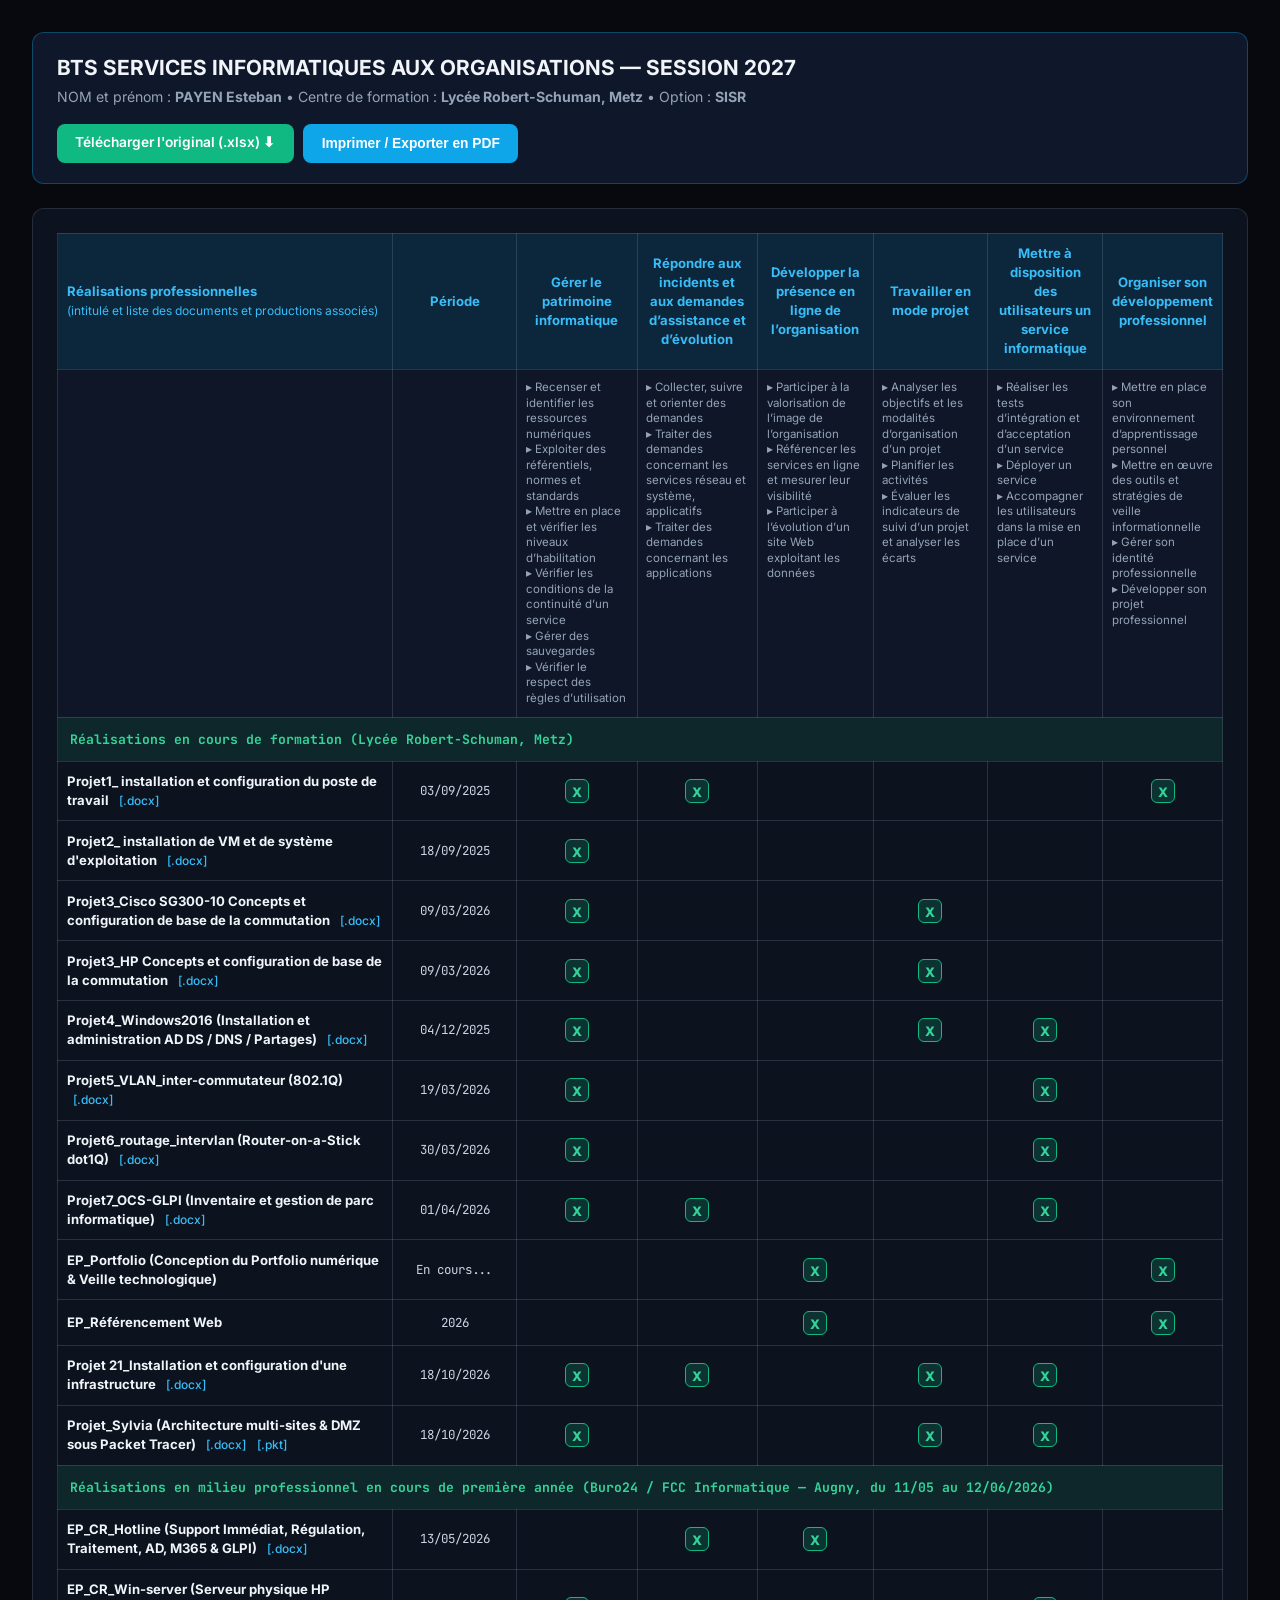
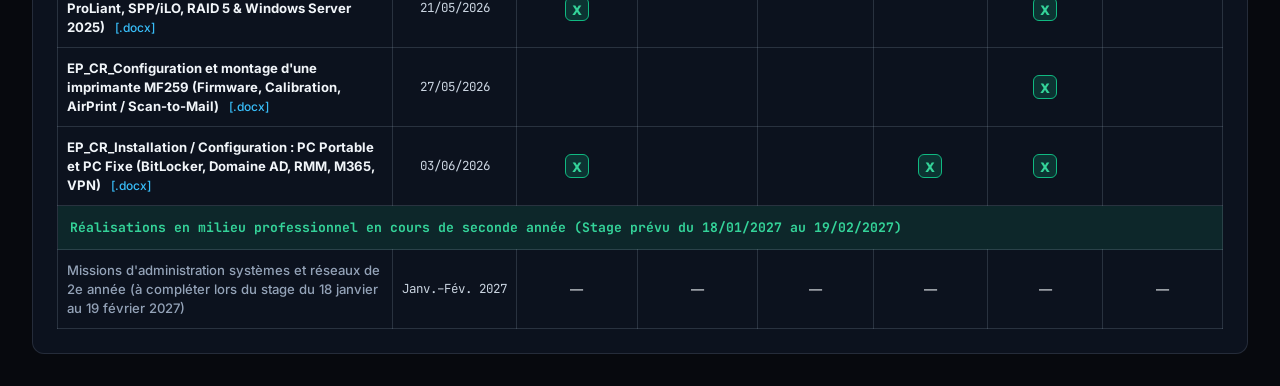
<file: assets/docs/Tableau-Synthese-E4-Esteban-PAYEN.html>
<!DOCTYPE html>
<html lang="fr">
<head>
  <meta charset="UTF-8" />
  <meta name="viewport" content="width=device-width, initial-scale=1.0" />
  <title>Tableau de Synthèse des Réalisations Professionnelles — Esteban PAYEN (BTS SIO SISR - Session 2027)</title>
  <link href="https://fonts.googleapis.com/css2?family=Inter:wght@400;500;600;700;800&family=JetBrains+Mono:wght@400;600&display=swap" rel="stylesheet" />
  <style>
    * { box-sizing: border-box; margin: 0; padding: 0; }
    body {
      font-family: 'Inter', sans-serif;
      background: #07090e;
      color: #f1f5f9;
      padding: 2rem;
      line-height: 1.45;
    }
    .header-bar {
      max-width: 1320px;
      margin: 0 auto 1.5rem;
      display: flex;
      justify-content: space-between;
      align-items: center;
      flex-wrap: wrap;
      gap: 1rem;
      background: #0f172a;
      border: 1px solid rgba(14,165,233,0.35);
      padding: 1.25rem 1.5rem;
      border-radius: 12px;
    }
    .btn {
      background: #0ea5e9;
      color: #fff;
      border: none;
      padding: 0.6rem 1.15rem;
      border-radius: 8px;
      font-weight: 600;
      cursor: pointer;
      text-decoration: none;
      font-size: 0.86rem;
      display: inline-flex;
      align-items: center;
      gap: 0.4rem;
    }
    .btn-emerald {
      background: #10b981;
    }
    .sheet {
      max-width: 1320px;
      margin: 0 auto;
      background: #0c121e;
      border: 1px solid rgba(148,163,184,0.18);
      border-radius: 12px;
      padding: 1.5rem;
      overflow-x: auto;
    }
    table {
      width: 100%;
      border-collapse: collapse;
      font-size: 0.82rem;
    }
    th, td {
      border: 1px solid rgba(148,163,184,0.22);
      padding: 0.65rem 0.55rem;
      text-align: center;
      vertical-align: middle;
    }
    th {
      background: rgba(14,165,233,0.14);
      color: #38bdf8;
      font-weight: 700;
    }
    .sub-head th {
      background: rgba(15, 23, 42, 0.85);
      color: #94a3b8;
      font-weight: 400;
      font-size: 0.72rem;
      text-align: left;
      vertical-align: top;
      line-height: 1.35;
    }
    td.left {
      text-align: left;
      font-weight: 500;
    }
    td.date-col {
      font-family: 'JetBrains Mono', monospace;
      font-size: 0.78rem;
      color: #cbd5e1;
      white-space: nowrap;
    }
    .section-row td {
      background: rgba(16,185,129,0.12);
      color: #34d399;
      font-weight: 700;
      text-align: left;
      font-family: 'JetBrains Mono', monospace;
      padding: 0.75rem;
    }
    .mark {
      display: inline-block;
      width: 24px;
      height: 24px;
      line-height: 24px;
      border-radius: 6px;
      background: rgba(16,185,129,0.2);
      border: 1px solid #10b981;
      color: #34d399;
      font-weight: 800;
    }
    .doc-link {
      color: #38bdf8;
      font-size: 0.75rem;
      text-decoration: none;
      margin-left: 0.4rem;
    }
    .doc-link:hover { text-decoration: underline; }
    @media print {
      body { background: #fff; color: #000; padding: 0; }
      .header-bar .actions { display: none; }
      .sheet { background: #fff; border: none; padding: 0; }
      th, td, .sub-head th { border-color: #333; color: #000; background: #fff !important; }
      .mark { border-color: #000; color: #000; }
    }
  </style>
</head>
<body>
  <div class="header-bar">
    <div>
      <h1 style="font-size:1.3rem;">BTS SERVICES INFORMATIQUES AUX ORGANISATIONS — SESSION 2027</h1>
      <p style="color:#94a3b8; font-size:0.88rem; margin-top:0.25rem;">
        NOM et prénom : <strong>PAYEN Esteban</strong> • Centre de formation : <strong>Lycée Robert-Schuman, Metz</strong> • Option : <strong>SISR</strong>
      </p>
    </div>
    <div class="actions" style="display:flex; gap:0.6rem; flex-wrap:wrap;">
      <a href="E5_PAYEN_ESTEBAN_tableau_de_synthese.xlsx" download class="btn btn-emerald">Télécharger l'original (.xlsx) ⬇</a>
      <button class="btn" onclick="window.print()">Imprimer / Exporter en PDF</button>
    </div>
  </div>

  <div class="sheet">
    <table>
      <thead>
        <tr>
          <th style="width:30%; text-align:left;">Réalisations professionnelles<br /><span style="font-weight:400; font-size:0.75rem;">(intitulé et liste des documents et productions associés)</span></th>
          <th style="width:9%;">Période</th>
          <th style="width:10.5%;">Gérer le patrimoine informatique</th>
          <th style="width:10.5%;">Répondre aux incidents et aux demandes d’assistance et d’évolution</th>
          <th style="width:10%;">Développer la présence en ligne de l’organisation</th>
          <th style="width:10%;">Travailler en mode projet</th>
          <th style="width:10%;">Mettre à disposition des utilisateurs un service informatique</th>
          <th style="width:10%;">Organiser son développement professionnel</th>
        </tr>
        <tr class="sub-head">
          <th></th>
          <th></th>
          <th>
            ▸ Recenser et identifier les ressources numériques<br />
            ▸ Exploiter des référentiels, normes et standards<br />
            ▸ Mettre en place et vérifier les niveaux d’habilitation<br />
            ▸ Vérifier les conditions de la continuité d’un service<br />
            ▸ Gérer des sauvegardes<br />
            ▸ Vérifier le respect des règles d’utilisation
          </th>
          <th>
            ▸ Collecter, suivre et orienter des demandes<br />
            ▸ Traiter des demandes concernant les services réseau et système, applicatifs<br />
            ▸ Traiter des demandes concernant les applications
          </th>
          <th>
            ▸ Participer à la valorisation de l’image de l’organisation<br />
            ▸ Référencer les services en ligne et mesurer leur visibilité<br />
            ▸ Participer à l’évolution d’un site Web exploitant les données
          </th>
          <th>
            ▸ Analyser les objectifs et les modalités d’organisation d’un projet<br />
            ▸ Planifier les activités<br />
            ▸ Évaluer les indicateurs de suivi d’un projet et analyser les écarts
          </th>
          <th>
            ▸ Réaliser les tests d’intégration et d’acceptation d’un service<br />
            ▸ Déployer un service<br />
            ▸ Accompagner les utilisateurs dans la mise en place d’un service
          </th>
          <th>
            ▸ Mettre en place son environnement d’apprentissage personnel<br />
            ▸ Mettre en œuvre des outils et stratégies de veille informationnelle<br />
            ▸ Gérer son identité professionnelle<br />
            ▸ Développer son projet professionnel
          </th>
        </tr>
      </thead>
      <tbody>
        <tr class="section-row">
          <td colspan="8">Réalisations en cours de formation (Lycée Robert-Schuman, Metz)</td>
        </tr>
        <tr>
          <td class="left">
            <strong>Projet1_ installation et configuration du poste de travail</strong>
            <a class="doc-link" href="projets/Projet1_Poste_de_travail.docx" download>[.docx]</a>
          </td>
          <td class="date-col">03/09/2025</td>
          <td><span class="mark">X</span></td>
          <td><span class="mark">X</span></td>
          <td></td>
          <td></td>
          <td></td>
          <td><span class="mark">X</span></td>
        </tr>
        <tr>
          <td class="left">
            <strong>Projet2_ installation de VM et de système d'exploitation</strong>
            <a class="doc-link" href="projets/Projet2_Installation_VM_HyperV.docx" download>[.docx]</a>
          </td>
          <td class="date-col">18/09/2025</td>
          <td><span class="mark">X</span></td>
          <td></td>
          <td></td>
          <td></td>
          <td></td>
          <td></td>
        </tr>
        <tr>
          <td class="left">
            <strong>Projet3_Cisco SG300-10 Concepts et configuration de base de la commutation</strong>
            <a class="doc-link" href="projets/Projet3_Cisco_SG300-10.docx" download>[.docx]</a>
          </td>
          <td class="date-col">09/03/2026</td>
          <td><span class="mark">X</span></td>
          <td></td>
          <td></td>
          <td><span class="mark">X</span></td>
          <td></td>
          <td></td>
        </tr>
        <tr>
          <td class="left">
            <strong>Projet3_HP Concepts et configuration de base de la commutation</strong>
            <a class="doc-link" href="projets/Projet3_HP_2620-24.docx" download>[.docx]</a>
          </td>
          <td class="date-col">09/03/2026</td>
          <td><span class="mark">X</span></td>
          <td></td>
          <td></td>
          <td><span class="mark">X</span></td>
          <td></td>
          <td></td>
        </tr>
        <tr>
          <td class="left">
            <strong>Projet4_Windows2016 (Installation et administration AD DS / DNS / Partages)</strong>
            <a class="doc-link" href="projets/Projet4_Windows_Server_2016.docx" download>[.docx]</a>
          </td>
          <td class="date-col">04/12/2025</td>
          <td><span class="mark">X</span></td>
          <td></td>
          <td></td>
          <td><span class="mark">X</span></td>
          <td><span class="mark">X</span></td>
          <td></td>
        </tr>
        <tr>
          <td class="left">
            <strong>Projet5_VLAN_inter-commutateur (802.1Q)</strong>
            <a class="doc-link" href="projets/Projet5_VLAN_Inter-commutateur.docx" download>[.docx]</a>
          </td>
          <td class="date-col">19/03/2026</td>
          <td><span class="mark">X</span></td>
          <td></td>
          <td></td>
          <td></td>
          <td><span class="mark">X</span></td>
          <td></td>
        </tr>
        <tr>
          <td class="left">
            <strong>Projet6_routage_intervlan (Router-on-a-Stick dot1Q)</strong>
            <a class="doc-link" href="projets/Projet6_Routage_InterVLAN.docx" download>[.docx]</a>
          </td>
          <td class="date-col">30/03/2026</td>
          <td><span class="mark">X</span></td>
          <td></td>
          <td></td>
          <td></td>
          <td><span class="mark">X</span></td>
          <td></td>
        </tr>
        <tr>
          <td class="left">
            <strong>Projet7_OCS-GLPI (Inventaire et gestion de parc informatique)</strong>
            <a class="doc-link" href="projets/Projet7_OCS_GLPI.docx" download>[.docx]</a>
          </td>
          <td class="date-col">01/04/2026</td>
          <td><span class="mark">X</span></td>
          <td><span class="mark">X</span></td>
          <td></td>
          <td></td>
          <td><span class="mark">X</span></td>
          <td></td>
        </tr>
        <tr>
          <td class="left">
            <strong>EP_Portfolio (Conception du Portfolio numérique &amp; Veille technologique)</strong>
          </td>
          <td class="date-col">En cours...</td>
          <td></td>
          <td></td>
          <td><span class="mark">X</span></td>
          <td></td>
          <td></td>
          <td><span class="mark">X</span></td>
        </tr>
        <tr>
          <td class="left">
            <strong>EP_Référencement Web</strong>
          </td>
          <td class="date-col">2026</td>
          <td></td>
          <td></td>
          <td><span class="mark">X</span></td>
          <td></td>
          <td></td>
          <td><span class="mark">X</span></td>
        </tr>
        <tr>
          <td class="left">
            <strong>Projet 21_Installation et configuration d'une infrastructure</strong>
            <a class="doc-link" href="projets/Projet21_Infrastructure_Reseau.docx" download>[.docx]</a>
          </td>
          <td class="date-col">18/10/2026</td>
          <td><span class="mark">X</span></td>
          <td><span class="mark">X</span></td>
          <td></td>
          <td><span class="mark">X</span></td>
          <td><span class="mark">X</span></td>
          <td></td>
        </tr>
        <tr>
          <td class="left">
            <strong>Projet_Sylvia (Architecture multi-sites &amp; DMZ sous Packet Tracer)</strong>
            <a class="doc-link" href="projets/TP_Projet_Sylvia_Esteban_Payen.docx" download>[.docx]</a>
            <a class="doc-link" href="projets/packet_silvia.pkt" download>[.pkt]</a>
          </td>
          <td class="date-col">18/10/2026</td>
          <td><span class="mark">X</span></td>
          <td></td>
          <td></td>
          <td><span class="mark">X</span></td>
          <td><span class="mark">X</span></td>
          <td></td>
        </tr>

        <tr class="section-row">
          <td colspan="8">Réalisations en milieu professionnel en cours de première année (Buro24 / FCC Informatique — Augny, du 11/05 au 12/06/2026)</td>
        </tr>
        <tr>
          <td class="left">
            <strong>EP_CR_Hotline (Support Immédiat, Régulation, Traitement, AD, M365 &amp; GLPI)</strong>
            <a class="doc-link" href="stages/EP_CR_Hotline.docx" download>[.docx]</a>
          </td>
          <td class="date-col">13/05/2026</td>
          <td></td>
          <td><span class="mark">X</span></td>
          <td><span class="mark">X</span></td>
          <td></td>
          <td></td>
          <td></td>
        </tr>
        <tr>
          <td class="left">
            <strong>EP_CR_Win-server (Serveur physique HP ProLiant, SPP/iLO, RAID 5 &amp; Windows Server 2025)</strong>
            <a class="doc-link" href="stages/E5_PAYEN_ESTEBAN_CR_STAGE1.docx" download>[.docx]</a>
          </td>
          <td class="date-col">21/05/2026</td>
          <td><span class="mark">X</span></td>
          <td></td>
          <td></td>
          <td></td>
          <td><span class="mark">X</span></td>
          <td></td>
        </tr>
        <tr>
          <td class="left">
            <strong>EP_CR_Configuration et montage d'une imprimante MF259 (Firmware, Calibration, AirPrint / Scan-to-Mail)</strong>
            <a class="doc-link" href="stages/E5_PAYEN_ESTEBAN_CR_STAGE1.docx" download>[.docx]</a>
          </td>
          <td class="date-col">27/05/2026</td>
          <td></td>
          <td></td>
          <td></td>
          <td></td>
          <td><span class="mark">X</span></td>
          <td></td>
        </tr>
        <tr>
          <td class="left">
            <strong>EP_CR_Installation / Configuration : PC Portable et PC Fixe (BitLocker, Domaine AD, RMM, M365, VPN)</strong>
            <a class="doc-link" href="stages/E5_PAYEN_ESTEBAN_CR_STAGE1.docx" download>[.docx]</a>
          </td>
          <td class="date-col">03/06/2026</td>
          <td><span class="mark">X</span></td>
          <td></td>
          <td></td>
          <td><span class="mark">X</span></td>
          <td><span class="mark">X</span></td>
          <td></td>
        </tr>

        <tr class="section-row">
          <td colspan="8">Réalisations en milieu professionnel en cours de seconde année (Stage prévu du 18/01/2027 au 19/02/2027)</td>
        </tr>
        <tr>
          <td class="left" style="color:#94a3b8;">
            Missions d'administration systèmes et réseaux de 2e année (à compléter lors du stage du 18 janvier au 19 février 2027)
          </td>
          <td class="date-col">Janv.–Fév. 2027</td>
          <td>—</td>
          <td>—</td>
          <td>—</td>
          <td>—</td>
          <td>—</td>
          <td>—</td>
        </tr>
      </tbody>
    </table>
  </div>
</body>
</html>
</file>
<file: css/style.css>
/* ==========================================================================
   ESTEBAN PAYEN — PORTFOLIO BTS SIO SISR
   Design System : Dark Mode Tech / SysAdmin / Réseau
   Typographie : Inter & JetBrains Mono
   ========================================================================== */

:root {
  /* Couleurs de fond (Dark Mode profond & élégant) */
  --bg-primary: #07090e;
  --bg-secondary: #0c1017;
  --bg-card: rgba(16, 22, 33, 0.72);
  --bg-card-hover: rgba(22, 30, 46, 0.88);
  --bg-glass: rgba(10, 14, 22, 0.82);
  --bg-terminal: #05070b;

  /* Couleurs de texte */
  --text-primary: #f1f5f9;
  --text-secondary: #94a3b8;
  --text-muted: #64748b;

  /* Accents : Bleu Cyber & Vert Émeraude */
  --accent-cyan: #0ea5e9;
  --accent-cyan-glow: rgba(14, 165, 233, 0.25);
  --accent-emerald: #10b981;
  --accent-emerald-glow: rgba(16, 185, 129, 0.22);
  --accent-indigo: #6366f1;
  --accent-amber: #f59e0b;

  /* Bordures & Séparateurs */
  --border-subtle: rgba(148, 163, 184, 0.12);
  --border-highlight: rgba(14, 165, 233, 0.45);
  --border-emerald: rgba(16, 185, 129, 0.45);

  /* Polices */
  --font-sans: 'Inter', -apple-system, BlinkMacSystemFont, 'Segoe UI', Roboto, sans-serif;
  --font-mono: 'JetBrains Mono', 'Fira Code', monospace;

  /* Espacements & Rayons */
  --radius-sm: 8px;
  --radius-md: 12px;
  --radius-lg: 18px;
  --radius-full: 9999px;
  --container-max: 1220px;
  --nav-height: 76px;

  /* Transitions */
  --transition-fast: 0.2s cubic-bezier(0.4, 0, 0.2, 1);
  --transition-smooth: 0.35s cubic-bezier(0.16, 1, 0.3, 1);
}

/* ==========================================================================
   RESET & BASE
   ========================================================================== */
*, *::before, *::after {
  box-sizing: border-box;
  margin: 0;
  padding: 0;
}

html {
  scroll-behavior: smooth;
  scroll-padding-top: calc(var(--nav-height) + 20px);
  color-scheme: dark;
}

body {
  font-family: var(--font-sans);
  background-color: var(--bg-primary);
  color: var(--text-primary);
  line-height: 1.65;
  overflow-x: hidden;
  -webkit-font-smoothing: antialiased;
  position: relative;
}

/* Grille technique subtile en arrière-plan */
body::before {
  content: "";
  position: fixed;
  inset: 0;
  background-image: 
    linear-gradient(to right, rgba(148, 163, 184, 0.03) 1px, transparent 1px),
    linear-gradient(to bottom, rgba(148, 163, 184, 0.03) 1px, transparent 1px);
  background-size: 44px 44px;
  mask-image: radial-gradient(ellipse 80% 60% at 50% 25%, #000 40%, transparent 100%);
  -webkit-mask-image: radial-gradient(ellipse 80% 60% at 50% 25%, #000 40%, transparent 100%);
  pointer-events: none;
  z-index: -2;
}

/* Halos lumineux d'ambiance */
.ambient-glow {
  position: fixed;
  border-radius: 50%;
  filter: blur(130px);
  pointer-events: none;
  z-index: -1;
  opacity: 0.45;
}

.glow-1 {
  width: 520px;
  height: 520px;
  background: radial-gradient(circle, rgba(14, 165, 233, 0.16), transparent 70%);
  top: -120px;
  right: -100px;
}

.glow-2 {
  width: 480px;
  height: 480px;
  background: radial-gradient(circle, rgba(16, 185, 129, 0.13), transparent 70%);
  bottom: 10%;
  left: -140px;
}

a {
  color: inherit;
  text-decoration: none;
  transition: color var(--transition-fast);
}

ul {
  list-style: none;
}

img {
  max-width: 100%;
  display: block;
}

button, input, textarea {
  font-family: inherit;
  color: inherit;
}

.container {
  max-width: var(--container-max);
  margin: 0 auto;
  padding: 0 1.5rem;
}

/* ==========================================================================
   TYPOGRAPHIE & EN-TÊTES DE SECTION
   ========================================================================== */
.section {
  padding: 6rem 0;
  position: relative;
}

.section-alt {
  background: linear-gradient(180deg, transparent 0%, rgba(12, 16, 23, 0.7) 15%, rgba(12, 16, 23, 0.7) 85%, transparent 100%);
  border-top: 1px solid var(--border-subtle);
  border-bottom: 1px solid var(--border-subtle);
}

.section-header {
  max-width: 720px;
  margin-bottom: 3.5rem;
}

.section-tag {
  display: inline-flex;
  align-items: center;
  gap: 0.5rem;
  font-family: var(--font-mono);
  font-size: 0.8rem;
  font-weight: 500;
  text-transform: uppercase;
  letter-spacing: 0.08em;
  color: var(--accent-cyan);
  background: rgba(14, 165, 233, 0.09);
  border: 1px solid rgba(14, 165, 233, 0.25);
  padding: 0.35rem 0.85rem;
  border-radius: var(--radius-full);
  margin-bottom: 1rem;
}

.section-tag .dot {
  width: 6px;
  height: 6px;
  border-radius: 50%;
  background-color: var(--accent-emerald);
  box-shadow: 0 0 8px var(--accent-emerald);
}

.section-title {
  font-size: clamp(1.85rem, 3.2vw, 2.5rem);
  font-weight: 800;
  letter-spacing: -0.025em;
  line-height: 1.2;
  margin-bottom: 1rem;
  color: var(--text-primary);
}

.section-title .gradient-text {
  background: linear-gradient(135deg, var(--accent-cyan) 0%, var(--accent-emerald) 100%);
  -webkit-background-clip: text;
  background-clip: text;
  color: transparent;
}

.section-subtitle {
  font-size: 1.05rem;
  color: var(--text-secondary);
}

.mono {
  font-family: var(--font-mono);
}

/* ==========================================================================
   BOUTONS (CTA)
   ========================================================================== */
.btn {
  display: inline-flex;
  align-items: center;
  justify-content: center;
  gap: 0.6rem;
  font-weight: 600;
  font-size: 0.92rem;
  padding: 0.8rem 1.45rem;
  border-radius: var(--radius-sm);
  border: 1px solid transparent;
  cursor: pointer;
  transition: all var(--transition-fast);
  white-space: nowrap;
}

.btn-primary {
  background: linear-gradient(135deg, var(--accent-cyan), #0284c7);
  color: #fff;
  box-shadow: 0 4px 20px rgba(14, 165, 233, 0.28);
}

.btn-primary:hover {
  transform: translateY(-2px);
  box-shadow: 0 8px 26px rgba(14, 165, 233, 0.42);
}

.btn-emerald {
  background: rgba(16, 185, 129, 0.12);
  color: #34d399;
  border-color: rgba(16, 185, 129, 0.35);
}

.btn-emerald:hover {
  background: rgba(16, 185, 129, 0.22);
  border-color: var(--accent-emerald);
  transform: translateY(-2px);
}

.btn-outline {
  background: rgba(15, 23, 42, 0.6);
  color: var(--text-primary);
  border-color: var(--border-subtle);
}

.btn-outline:hover {
  border-color: var(--accent-cyan);
  color: var(--accent-cyan);
  background: rgba(14, 165, 233, 0.06);
  transform: translateY(-2px);
}

.btn-sm {
  padding: 0.55rem 1rem;
  font-size: 0.84rem;
}

/* ==========================================================================
   NAVBAR FIXE
   ========================================================================== */
.navbar {
  position: fixed;
  top: 0;
  left: 0;
  right: 0;
  height: var(--nav-height);
  background: var(--bg-glass);
  backdrop-filter: blur(16px);
  -webkit-backdrop-filter: blur(16px);
  border-bottom: 1px solid var(--border-subtle);
  z-index: 1000;
  transition: all var(--transition-fast);
}

.navbar.scrolled {
  box-shadow: 0 10px 30px rgba(0, 0, 0, 0.45);
  border-bottom-color: rgba(14, 165, 233, 0.2);
}

.nav-container {
  max-width: var(--container-max);
  height: 100%;
  margin: 0 auto;
  padding: 0 1.5rem;
  display: flex;
  align-items: center;
  justify-content: space-between;
  gap: 1rem;
}

.nav-brand {
  display: flex;
  align-items: center;
  gap: 0.75rem;
  font-weight: 700;
  font-size: 1.05rem;
  letter-spacing: -0.02em;
}

.brand-badge {
  width: 38px;
  height: 38px;
  border-radius: 10px;
  background: linear-gradient(135deg, rgba(14, 165, 233, 0.2), rgba(16, 185, 129, 0.2));
  border: 1px solid rgba(14, 165, 233, 0.4);
  display: flex;
  align-items: center;
  justify-content: center;
  font-family: var(--font-mono);
  font-weight: 700;
  font-size: 0.9rem;
  color: var(--accent-cyan);
  box-shadow: inset 0 0 12px rgba(14, 165, 233, 0.15);
}

.brand-text span {
  display: block;
  font-family: var(--font-mono);
  font-size: 0.7rem;
  color: var(--accent-emerald);
  font-weight: 500;
}

.nav-links {
  display: flex;
  align-items: center;
  gap: 0.25rem;
}

.nav-link {
  font-size: 0.88rem;
  font-weight: 500;
  color: var(--text-secondary);
  padding: 0.5rem 0.8rem;
  border-radius: var(--radius-sm);
  transition: all var(--transition-fast);
  position: relative;
}

.nav-link:hover,
.nav-link.active {
  color: var(--text-primary);
  background: rgba(148, 163, 184, 0.08);
}

.nav-link.active::after {
  content: "";
  position: absolute;
  bottom: 4px;
  left: 50%;
  transform: translateX(-50%);
  width: 18px;
  height: 2px;
  border-radius: 2px;
  background: var(--accent-cyan);
}

.nav-link-veille {
  display: inline-flex;
  align-items: center;
  gap: 0.4rem;
  color: #38bdf8;
}

.nav-link-veille .pulse-dot {
  width: 7px;
  height: 7px;
  border-radius: 50%;
  background: var(--accent-emerald);
  box-shadow: 0 0 8px var(--accent-emerald);
  animation: pulse 2s infinite;
}

.nav-toggle {
  display: none;
  background: transparent;
  border: 1px solid var(--border-subtle);
  border-radius: var(--radius-sm);
  padding: 0.5rem;
  color: var(--text-primary);
  cursor: pointer;
}

.nav-socials {
  display: flex;
  align-items: center;
  gap: 0.45rem;
  margin-left: 0.35rem;
  padding-left: 0.65rem;
  border-left: 1px solid var(--border-subtle);
}

.nav-social-icon {
  width: 34px;
  height: 34px;
  border-radius: 8px;
  display: inline-flex;
  align-items: center;
  justify-content: center;
  color: var(--text-secondary);
  background: rgba(15, 23, 42, 0.55);
  border: 1px solid var(--border-subtle);
  transition: all var(--transition-fast);
}

.nav-social-icon:hover {
  color: var(--accent-cyan);
  border-color: var(--accent-cyan);
  background: rgba(14, 165, 233, 0.1);
  transform: translateY(-2px);
}

@keyframes pulse {
  0%, 100% { transform: scale(1); opacity: 1; }
  50% { transform: scale(1.35); opacity: 0.65; }
}

/* ==========================================================================
   HERO SECTION (ACCUEIL)
   ========================================================================== */
.hero {
  padding-top: calc(var(--nav-height) + 4.5rem);
  padding-bottom: 5.5rem;
  min-height: 92vh;
  display: flex;
  align-items: center;
}

.hero-grid {
  display: grid;
  grid-template-columns: 1.15fr 0.85fr;
  gap: 3.5rem;
  align-items: center;
}

.status-pill {
  display: inline-flex;
  align-items: center;
  gap: 0.6rem;
  padding: 0.4rem 0.95rem;
  border-radius: var(--radius-full);
  background: rgba(16, 185, 129, 0.1);
  border: 1px solid rgba(16, 185, 129, 0.3);
  font-family: var(--font-mono);
  font-size: 0.78rem;
  color: #34d399;
  margin-bottom: 1.5rem;
}

.status-pill .status-dot {
  width: 8px;
  height: 8px;
  border-radius: 50%;
  background: var(--accent-emerald);
  box-shadow: 0 0 10px var(--accent-emerald);
  animation: pulse 2s infinite;
}

.hero-title {
  font-size: clamp(2.5rem, 5vw, 4rem);
  font-weight: 800;
  letter-spacing: -0.03em;
  line-height: 1.08;
  margin-bottom: 1rem;
}

.hero-role {
  font-size: clamp(1.1rem, 2vw, 1.35rem);
  font-weight: 600;
  color: var(--accent-cyan);
  margin-bottom: 1.25rem;
  display: flex;
  align-items: center;
  flex-wrap: wrap;
  gap: 0.5rem;
}

.hero-description {
  font-size: 1.06rem;
  color: var(--text-secondary);
  max-width: 600px;
  margin-bottom: 2.2rem;
}

.hero-description strong {
  color: var(--text-primary);
  font-weight: 600;
}

.hero-actions {
  display: flex;
  flex-wrap: wrap;
  gap: 0.9rem;
  margin-bottom: 2.75rem;
}

.hero-metrics {
  display: grid;
  grid-template-columns: repeat(3, 1fr);
  gap: 1rem;
  padding-top: 1.75rem;
  border-top: 1px solid var(--border-subtle);
}

.metric-item {
  display: flex;
  flex-direction: column;
}

.metric-value {
  font-family: var(--font-mono);
  font-size: 1.25rem;
  font-weight: 700;
  color: var(--text-primary);
}

.metric-label {
  font-size: 0.82rem;
  color: var(--text-muted);
}

/* Terminal SysAdmin interactif */
.terminal-card {
  background: var(--bg-terminal);
  border: 1px solid rgba(14, 165, 233, 0.3);
  border-radius: var(--radius-md);
  box-shadow: 0 25px 55px rgba(0, 0, 0, 0.65), 0 0 35px rgba(14, 165, 233, 0.1);
  overflow: hidden;
  position: relative;
}

.terminal-header {
  background: rgba(15, 23, 42, 0.9);
  padding: 0.75rem 1rem;
  border-bottom: 1px solid var(--border-subtle);
  display: flex;
  align-items: center;
  justify-content: space-between;
}

.terminal-dots {
  display: flex;
  gap: 0.45rem;
}

.terminal-dots span {
  width: 11px;
  height: 11px;
  border-radius: 50%;
}

.dot-red { background: #ef4444; }
.dot-yellow { background: #f59e0b; }
.dot-green { background: #10b981; }

.terminal-title {
  font-family: var(--font-mono);
  font-size: 0.76rem;
  color: var(--text-muted);
}

.terminal-body {
  padding: 1.35rem;
  font-family: var(--font-mono);
  font-size: 0.83rem;
  line-height: 1.7;
  color: #cbd5e1;
}

.cmd-line {
  margin-bottom: 0.65rem;
}

.cmd-prompt {
  color: var(--accent-emerald);
  font-weight: 600;
}

.cmd-path {
  color: var(--accent-cyan);
}

.cmd-command {
  color: #f8fafc;
}

.cmd-output {
  color: var(--text-secondary);
  padding-left: 0.75rem;
  border-left: 2px solid rgba(14, 165, 233, 0.3);
  margin-bottom: 1rem;
  font-size: 0.8rem;
}

.cmd-output .key {
  color: #38bdf8;
}

.cmd-output .val-ok {
  color: #34d399;
}

.cursor-blink {
  display: inline-block;
  width: 8px;
  height: 15px;
  background: var(--accent-cyan);
  vertical-align: middle;
  animation: blink 1s step-end infinite;
}

@keyframes blink {
  50% { opacity: 0; }
}

/* ==========================================================================
   À PROPOS, PARCOURS (TIMELINE) & COMPÉTENCES
   ========================================================================== */
.about-layout {
  display: grid;
  grid-template-columns: 1fr 1.15fr;
  gap: 2.5rem;
  margin-bottom: 3.5rem;
}

.glass-card {
  background: var(--bg-card);
  border: 1px solid var(--border-subtle);
  border-radius: var(--radius-md);
  padding: 1.85rem;
  backdrop-filter: blur(10px);
  transition: all var(--transition-smooth);
}

.glass-card:hover {
  border-color: rgba(14, 165, 233, 0.35);
  background: var(--bg-card-hover);
}

.card-heading {
  display: flex;
  align-items: center;
  gap: 0.75rem;
  font-size: 1.2rem;
  font-weight: 700;
  margin-bottom: 1.25rem;
  color: var(--text-primary);
}

.card-heading i {
  color: var(--accent-cyan);
}

.about-text p {
  color: var(--text-secondary);
  margin-bottom: 1rem;
}

.about-highlights {
  display: grid;
  grid-template-columns: 1fr 1fr;
  gap: 0.85rem;
  margin-top: 1.5rem;
}

.highlight-box {
  background: rgba(15, 23, 42, 0.65);
  border: 1px solid var(--border-subtle);
  border-radius: var(--radius-sm);
  padding: 0.9rem 1rem;
}

.highlight-box .label {
  font-family: var(--font-mono);
  font-size: 0.72rem;
  text-transform: uppercase;
  color: var(--text-muted);
  display: block;
}

.highlight-box .value {
  font-weight: 600;
  font-size: 0.92rem;
  color: var(--text-primary);
  margin-top: 0.2rem;
}

/* Frise Chronologique (Formation) */
.timeline {
  position: relative;
  padding-left: 1.75rem;
}

.timeline::before {
  content: "";
  position: absolute;
  top: 6px;
  bottom: 6px;
  left: 5px;
  width: 2px;
  background: linear-gradient(180deg, var(--accent-cyan), var(--accent-emerald), rgba(148, 163, 184, 0.15));
}

.timeline-item {
  position: relative;
  padding-bottom: 1.85rem;
}

.timeline-item:last-child {
  padding-bottom: 0;
}

.timeline-marker {
  position: absolute;
  left: -1.75rem;
  top: 5px;
  width: 12px;
  height: 12px;
  border-radius: 50%;
  background: var(--bg-primary);
  border: 2px solid var(--accent-cyan);
  box-shadow: 0 0 10px var(--accent-cyan-glow);
}

.timeline-item.completed .timeline-marker {
  border-color: var(--accent-emerald);
  box-shadow: 0 0 10px var(--accent-emerald-glow);
}

.timeline-badge {
  display: inline-block;
  font-family: var(--font-mono);
  font-size: 0.73rem;
  font-weight: 600;
  padding: 0.2rem 0.65rem;
  border-radius: var(--radius-full);
  margin-bottom: 0.45rem;
}

.badge-current {
  background: rgba(14, 165, 233, 0.15);
  color: #38bdf8;
  border: 1px solid rgba(14, 165, 233, 0.35);
}

.badge-obtained {
  background: rgba(16, 185, 129, 0.14);
  color: #34d399;
  border: 1px solid rgba(16, 185, 129, 0.35);
}

.timeline-title {
  font-size: 1.05rem;
  font-weight: 700;
  color: var(--text-primary);
}

.timeline-school {
  font-size: 0.9rem;
  color: var(--accent-cyan);
  font-weight: 500;
  margin-bottom: 0.35rem;
}

.timeline-desc {
  font-size: 0.88rem;
  color: var(--text-secondary);
}

/* Grille de Compétences Techniques */
.skills-grid {
  display: grid;
  grid-template-columns: repeat(3, 1fr);
  gap: 1.5rem;
}

.skill-category {
  background: var(--bg-card);
  border: 1px solid var(--border-subtle);
  border-radius: var(--radius-md);
  padding: 1.65rem;
  transition: all var(--transition-smooth);
  position: relative;
  overflow: hidden;
}

.skill-category::before {
  content: "";
  position: absolute;
  top: 0;
  left: 0;
  right: 0;
  height: 3px;
  background: linear-gradient(90deg, var(--accent-cyan), var(--accent-emerald));
  opacity: 0.7;
}

.skill-category:hover {
  transform: translateY(-4px);
  border-color: var(--border-highlight);
}

.skill-header {
  display: flex;
  align-items: center;
  gap: 0.85rem;
  margin-bottom: 1.25rem;
}

.skill-icon {
  width: 42px;
  height: 42px;
  border-radius: 10px;
  background: rgba(14, 165, 233, 0.12);
  border: 1px solid rgba(14, 165, 233, 0.28);
  display: flex;
  align-items: center;
  justify-content: center;
  color: var(--accent-cyan);
}

.skill-category:nth-child(2) .skill-icon {
  background: rgba(16, 185, 129, 0.12);
  border-color: rgba(16, 185, 129, 0.28);
  color: var(--accent-emerald);
}

.skill-category h3 {
  font-size: 1.05rem;
  font-weight: 700;
}

.skill-badges {
  display: flex;
  flex-wrap: wrap;
  gap: 0.5rem;
}

.tech-badge {
  display: inline-flex;
  align-items: center;
  gap: 0.4rem;
  font-family: var(--font-mono);
  font-size: 0.78rem;
  padding: 0.38rem 0.72rem;
  background: rgba(15, 23, 42, 0.85);
  border: 1px solid var(--border-subtle);
  border-radius: 6px;
  color: var(--text-primary);
  transition: all var(--transition-fast);
}

.tech-badge:hover {
  border-color: var(--accent-cyan);
  background: rgba(14, 165, 233, 0.12);
  color: #38bdf8;
}

/* ==========================================================================
   SECTION BTS SIO & TABLEAU DE SYNTHÈSE E4 / E5
   ========================================================================== */
.bts-overview {
  display: grid;
  grid-template-columns: 1.05fr 0.95fr;
  gap: 1.75rem;
  margin-bottom: 2rem;
}

.option-card {
  background: var(--bg-card);
  border: 1px solid var(--border-subtle);
  border-radius: var(--radius-md);
  padding: 2rem;
  position: relative;
}

.option-card.sisr-focus {
  border-color: rgba(14, 165, 233, 0.45);
  background: linear-gradient(160deg, rgba(14, 165, 233, 0.08) 0%, rgba(16, 22, 33, 0.85) 100%);
  box-shadow: 0 12px 35px rgba(14, 165, 233, 0.08);
}

.option-pill {
  font-family: var(--font-mono);
  font-size: 0.75rem;
  font-weight: 600;
  color: var(--accent-emerald);
  background: rgba(16, 185, 129, 0.12);
  border: 1px solid rgba(16, 185, 129, 0.3);
  padding: 0.25rem 0.75rem;
  border-radius: var(--radius-full);
  display: inline-block;
  margin-bottom: 0.85rem;
}

.check-list {
  margin-top: 1.15rem;
  display: grid;
  gap: 0.6rem;
}

.check-list li {
  display: flex;
  align-items: flex-start;
  gap: 0.65rem;
  font-size: 0.92rem;
  color: var(--text-secondary);
}

.check-list li svg {
  color: var(--accent-emerald);
  flex-shrink: 0;
  margin-top: 3px;
}

/* Emplacement Tableau de Synthèse E4 */
.e4-banner {
  background: linear-gradient(135deg, rgba(14, 165, 233, 0.1), rgba(16, 185, 129, 0.08));
  border: 1px dashed rgba(14, 165, 233, 0.45);
  border-radius: var(--radius-md);
  padding: 2rem;
  display: flex;
  align-items: center;
  justify-content: space-between;
  flex-wrap: wrap;
  gap: 1.5rem;
}

.e4-info {
  max-width: 680px;
}

.e4-info h3 {
  font-size: 1.2rem;
  font-weight: 700;
  margin-bottom: 0.4rem;
  display: flex;
  align-items: center;
  gap: 0.6rem;
}

.e4-info p {
  font-size: 0.92rem;
  color: var(--text-secondary);
}

.e4-actions {
  display: flex;
  flex-wrap: wrap;
  gap: 0.75rem;
}

/* ==========================================================================
   PROJETS & RÉALISATIONS (CARTES FILTRABLES)
   ========================================================================== */
.filter-bar {
  display: flex;
  flex-wrap: wrap;
  gap: 0.6rem;
  margin-bottom: 2.25rem;
}

.filter-btn {
  background: rgba(15, 23, 42, 0.75);
  border: 1px solid var(--border-subtle);
  color: var(--text-secondary);
  padding: 0.55rem 1.15rem;
  border-radius: var(--radius-full);
  font-family: var(--font-mono);
  font-size: 0.82rem;
  font-weight: 500;
  cursor: pointer;
  transition: all var(--transition-fast);
}

.filter-btn:hover {
  color: var(--text-primary);
  border-color: rgba(14, 165, 233, 0.4);
}

.filter-btn.active {
  background: var(--accent-cyan);
  color: #fff;
  border-color: var(--accent-cyan);
  box-shadow: 0 4px 14px rgba(14, 165, 233, 0.35);
}

.projects-grid {
  display: grid;
  grid-template-columns: repeat(auto-fill, minmax(340px, 1fr));
  gap: 1.65rem;
}

.project-card {
  background: var(--bg-card);
  border: 1px solid var(--border-subtle);
  border-radius: var(--radius-md);
  padding: 1.75rem;
  display: flex;
  flex-direction: column;
  justify-content: space-between;
  transition: all var(--transition-smooth);
  position: relative;
}

.project-card:hover {
  transform: translateY(-5px);
  border-color: var(--border-highlight);
  box-shadow: 0 16px 40px rgba(0, 0, 0, 0.45);
}

.project-card.placeholder-card {
  border-style: dashed;
  background: rgba(12, 16, 23, 0.45);
  opacity: 0.88;
}

.project-card.placeholder-card:hover {
  opacity: 1;
  border-color: var(--accent-emerald);
}

.project-top {
  display: flex;
  align-items: center;
  justify-content: space-between;
  gap: 0.75rem;
  margin-bottom: 1.1rem;
}

.project-cat-badge {
  font-family: var(--font-mono);
  font-size: 0.73rem;
  font-weight: 600;
  text-transform: uppercase;
  padding: 0.25rem 0.7rem;
  border-radius: var(--radius-full);
  background: rgba(14, 165, 233, 0.12);
  color: #38bdf8;
  border: 1px solid rgba(14, 165, 233, 0.3);
}

.project-cat-badge.cat-reseau {
  background: rgba(16, 185, 129, 0.12);
  color: #34d399;
  border-color: rgba(16, 185, 129, 0.3);
}

.project-cat-badge.cat-scripting {
  background: rgba(99, 102, 241, 0.15);
  color: #818cf8;
  border-color: rgba(99, 102, 241, 0.35);
}

.project-context {
  font-family: var(--font-mono);
  font-size: 0.75rem;
  color: var(--text-muted);
}

.project-title {
  font-size: 1.18rem;
  font-weight: 700;
  margin-bottom: 0.65rem;
  color: var(--text-primary);
}

.project-desc {
  font-size: 0.92rem;
  color: var(--text-secondary);
  margin-bottom: 1.25rem;
}

.project-tags {
  display: flex;
  flex-wrap: wrap;
  gap: 0.4rem;
  margin-bottom: 1.5rem;
}

.project-tag {
  font-family: var(--font-mono);
  font-size: 0.72rem;
  padding: 0.22rem 0.55rem;
  background: rgba(15, 23, 42, 0.8);
  border: 1px solid var(--border-subtle);
  border-radius: 5px;
  color: var(--text-secondary);
}

.project-footer {
  padding-top: 1rem;
  border-top: 1px solid var(--border-subtle);
  display: flex;
  align-items: center;
  justify-content: space-between;
  gap: 0.75rem;
}

/* ==========================================================================
   EXPÉRIENCES & STAGES
   ========================================================================== */
.stages-grid {
  display: grid;
  grid-template-columns: repeat(3, 1fr);
  gap: 1.65rem;
}

.stage-card {
  background: var(--bg-card);
  border: 1px solid var(--border-subtle);
  border-radius: var(--radius-md);
  padding: 1.85rem;
  display: flex;
  flex-direction: column;
  justify-content: space-between;
  transition: all var(--transition-smooth);
}

.stage-card:hover {
  transform: translateY(-4px);
  border-color: var(--border-highlight);
}

.stage-card.upcoming {
  border: 1px dashed rgba(16, 185, 129, 0.45);
  background: linear-gradient(165deg, rgba(16, 185, 129, 0.06) 0%, rgba(16, 22, 33, 0.75) 100%);
}

.stage-header {
  margin-bottom: 1.15rem;
}

.stage-status {
  display: inline-block;
  font-family: var(--font-mono);
  font-size: 0.73rem;
  padding: 0.22rem 0.65rem;
  border-radius: var(--radius-full);
  margin-bottom: 0.65rem;
}

.status-done {
  background: rgba(148, 163, 184, 0.12);
  color: #cbd5e1;
  border: 1px solid var(--border-subtle);
}

.status-upcoming {
  background: rgba(16, 185, 129, 0.14);
  color: #34d399;
  border: 1px solid rgba(16, 185, 129, 0.35);
}

.stage-company {
  font-size: 1.22rem;
  font-weight: 700;
  color: var(--text-primary);
}

.stage-role {
  font-size: 0.9rem;
  color: var(--accent-cyan);
  font-weight: 500;
}

.stage-missions {
  margin: 1rem 0 1.35rem;
  display: grid;
  gap: 0.5rem;
}

.stage-missions li {
  font-size: 0.89rem;
  color: var(--text-secondary);
  position: relative;
  padding-left: 1.1rem;
}

.stage-missions li::before {
  content: "▹";
  position: absolute;
  left: 0;
  color: var(--accent-cyan);
  font-family: var(--font-mono);
}

/* ==========================================================================
   VEILLE TECHNOLOGIQUE (SECTION DÉDIÉE BTS)
   ========================================================================== */
.veille-intro-box {
  background: linear-gradient(135deg, rgba(14, 165, 233, 0.09), rgba(16, 185, 129, 0.06));
  border: 1px solid rgba(14, 165, 233, 0.3);
  border-radius: var(--radius-md);
  padding: 2rem;
  margin-bottom: 2.5rem;
  display: grid;
  grid-template-columns: 1.3fr 0.7fr;
  gap: 2rem;
  align-items: center;
}

.veille-theme-label {
  font-family: var(--font-mono);
  font-size: 0.76rem;
  text-transform: uppercase;
  letter-spacing: 0.06em;
  color: var(--accent-emerald);
  margin-bottom: 0.4rem;
  display: block;
}

.veille-theme-title {
  font-size: 1.35rem;
  font-weight: 700;
  color: var(--text-primary);
  margin-bottom: 0.75rem;
}

.veille-theme-desc {
  font-size: 0.94rem;
  color: var(--text-secondary);
}

.veille-tools-card {
  background: rgba(7, 9, 14, 0.65);
  border: 1px solid var(--border-subtle);
  border-radius: var(--radius-sm);
  padding: 1.35rem;
}

.veille-tools-card h4 {
  font-family: var(--font-mono);
  font-size: 0.82rem;
  text-transform: uppercase;
  color: var(--text-muted);
  margin-bottom: 0.85rem;
}

.tools-badges {
  display: flex;
  flex-wrap: wrap;
  gap: 0.5rem;
}

.tool-pill {
  display: inline-flex;
  align-items: center;
  gap: 0.4rem;
  font-family: var(--font-mono);
  font-size: 0.78rem;
  padding: 0.35rem 0.75rem;
  border-radius: var(--radius-full);
  background: rgba(14, 165, 233, 0.1);
  border: 1px solid rgba(14, 165, 233, 0.28);
  color: #38bdf8;
}

.veille-grid {
  display: grid;
  grid-template-columns: repeat(auto-fill, minmax(340px, 1fr));
  gap: 1.65rem;
}

.veille-card {
  background: var(--bg-card);
  border: 1px solid var(--border-subtle);
  border-radius: var(--radius-md);
  padding: 1.7rem;
  display: flex;
  flex-direction: column;
  justify-content: space-between;
  transition: all var(--transition-smooth);
}

.veille-card:hover {
  transform: translateY(-4px);
  border-color: var(--border-emerald);
}

.veille-meta {
  display: flex;
  align-items: center;
  justify-content: space-between;
  gap: 0.5rem;
  margin-bottom: 0.85rem;
  font-family: var(--font-mono);
  font-size: 0.76rem;
}

.veille-date {
  color: var(--text-muted);
}

.veille-source-badge {
  color: var(--accent-emerald);
  background: rgba(16, 185, 129, 0.1);
  border: 1px solid rgba(16, 185, 129, 0.25);
  padding: 0.15rem 0.55rem;
  border-radius: var(--radius-full);
}

.veille-title {
  font-size: 1.1rem;
  font-weight: 700;
  margin-bottom: 0.65rem;
  color: var(--text-primary);
}

.veille-summary {
  font-size: 0.9rem;
  color: var(--text-secondary);
  margin-bottom: 1.2rem;
}

.veille-footer {
  padding-top: 0.95rem;
  border-top: 1px solid var(--border-subtle);
  display: flex;
  align-items: center;
  justify-content: space-between;
  gap: 0.5rem;
}

.source-link {
  display: inline-flex;
  align-items: center;
  gap: 0.35rem;
  font-family: var(--font-mono);
  font-size: 0.8rem;
  font-weight: 600;
  color: var(--accent-cyan);
}

.source-link:hover {
  color: var(--accent-emerald);
}

/* Encadré Problématique, Nuage de Mots-Clés & Synthèse SISR (Veille Wi-Fi 7) */
.veille-problematique-box {
  background: linear-gradient(135deg, rgba(16, 185, 129, 0.12), rgba(14, 165, 233, 0.08));
  border-left: 4px solid var(--accent-emerald);
  border-top: 1px solid rgba(16, 185, 129, 0.35);
  border-right: 1px solid rgba(16, 185, 129, 0.35);
  border-bottom: 1px solid rgba(16, 185, 129, 0.35);
  border-radius: var(--radius-sm);
  padding: 1.15rem 1.35rem;
  margin: 1rem 0 1.2rem;
  box-shadow: 0 8px 24px rgba(0, 0, 0, 0.28);
}

.veille-problematique-label {
  display: inline-flex;
  align-items: center;
  gap: 0.45rem;
  font-family: var(--font-mono);
  font-size: 0.74rem;
  font-weight: 700;
  text-transform: uppercase;
  letter-spacing: 0.08em;
  color: var(--accent-emerald);
  margin-bottom: 0.35rem;
}

.veille-problematique-text {
  font-size: 1.05rem;
  font-weight: 600;
  color: var(--text-primary);
  line-height: 1.5;
}

.veille-keywords-wrap {
  margin-top: 1.35rem;
  padding-top: 1.2rem;
  border-top: 1px solid var(--border-subtle);
}

.veille-keywords-title {
  font-family: var(--font-mono);
  font-size: 0.76rem;
  text-transform: uppercase;
  letter-spacing: 0.06em;
  color: var(--text-muted);
  margin-bottom: 0.7rem;
  display: block;
}

.veille-keywords-cloud {
  display: flex;
  flex-wrap: wrap;
  gap: 0.5rem;
}

.veille-keyword-badge {
  display: inline-flex;
  align-items: center;
  gap: 0.4rem;
  font-family: var(--font-mono);
  font-size: 0.78rem;
  font-weight: 500;
  padding: 0.38rem 0.8rem;
  border-radius: 6px;
  background: rgba(15, 23, 42, 0.9);
  border: 1px solid rgba(14, 165, 233, 0.32);
  color: #e2e8f0;
  transition: all var(--transition-fast);
}

.veille-keyword-badge:hover {
  border-color: var(--accent-emerald);
  background: rgba(16, 185, 129, 0.14);
  color: #34d399;
  transform: translateY(-2px);
}

.veille-synthesis-block {
  margin-top: 3rem;
  background: linear-gradient(180deg, rgba(15, 23, 42, 0.65) 0%, rgba(10, 14, 22, 0.85) 100%);
  border: 1px solid var(--border-subtle);
  border-radius: var(--radius-md);
  padding: 2rem;
}

.veille-synthesis-header {
  display: flex;
  align-items: center;
  justify-content: space-between;
  flex-wrap: wrap;
  gap: 1rem;
  margin-bottom: 1.5rem;
}

.veille-synthesis-header h3 {
  font-size: 1.28rem;
  font-weight: 700;
  color: var(--text-primary);
}

.veille-impact-grid {
  display: grid;
  grid-template-columns: repeat(3, 1fr);
  gap: 1.35rem;
}

.veille-impact-card {
  background: rgba(7, 9, 14, 0.75);
  border: 1px solid var(--border-subtle);
  border-radius: var(--radius-sm);
  padding: 1.45rem;
  transition: all var(--transition-smooth);
  position: relative;
  overflow: hidden;
}

.veille-impact-card::before {
  content: "";
  position: absolute;
  top: 0;
  left: 0;
  right: 0;
  height: 3px;
  background: linear-gradient(90deg, var(--accent-cyan), var(--accent-emerald));
}

.veille-impact-card:hover {
  transform: translateY(-4px);
  border-color: rgba(14, 165, 233, 0.45);
}

.veille-impact-badge {
  font-family: var(--font-mono);
  font-size: 0.72rem;
  text-transform: uppercase;
  color: var(--accent-cyan);
  display: block;
  margin-bottom: 0.45rem;
}

.veille-impact-title {
  font-size: 1.06rem;
  font-weight: 700;
  color: var(--text-primary);
  margin-bottom: 0.55rem;
  display: flex;
  align-items: center;
  gap: 0.5rem;
}

.veille-impact-desc {
  font-size: 0.89rem;
  color: var(--text-secondary);
  line-height: 1.6;
}

@media (max-width: 992px) {
  .veille-impact-grid {
    grid-template-columns: 1fr;
  }
}

/* ==========================================================================
   CONTACT & FOOTER
   ========================================================================== */
.contact-grid {
  display: grid;
  grid-template-columns: 0.9fr 1.1fr;
  gap: 2.5rem;
}

.contact-links {
  display: grid;
  gap: 0.9rem;
  margin-top: 1.75rem;
}

.contact-item {
  display: flex;
  align-items: center;
  gap: 1rem;
  padding: 1rem 1.15rem;
  background: rgba(15, 23, 42, 0.65);
  border: 1px solid var(--border-subtle);
  border-radius: var(--radius-sm);
  transition: all var(--transition-fast);
}

.contact-item:hover {
  border-color: var(--accent-cyan);
  transform: translateX(4px);
}

.contact-icon {
  width: 40px;
  height: 40px;
  border-radius: 8px;
  background: rgba(14, 165, 233, 0.12);
  color: var(--accent-cyan);
  display: flex;
  align-items: center;
  justify-content: center;
  flex-shrink: 0;
}

.contact-form {
  display: grid;
  gap: 1.15rem;
}

.form-group {
  display: flex;
  flex-direction: column;
  gap: 0.4rem;
}

.form-group label {
  font-family: var(--font-mono);
  font-size: 0.8rem;
  color: var(--text-secondary);
}

.form-control {
  background: rgba(7, 9, 14, 0.75);
  border: 1px solid var(--border-subtle);
  border-radius: var(--radius-sm);
  padding: 0.8rem 1rem;
  font-size: 0.94rem;
  color: var(--text-primary);
  transition: border-color var(--transition-fast);
}

.form-control:focus {
  outline: none;
  border-color: var(--accent-cyan);
  box-shadow: 0 0 0 3px rgba(14, 165, 233, 0.15);
}

textarea.form-control {
  min-height: 130px;
  resize: vertical;
}

.form-feedback {
  font-size: 0.86rem;
  font-family: var(--font-mono);
  color: var(--accent-emerald);
  display: none;
}

.footer {
  border-top: 1px solid var(--border-subtle);
  background: #05070b;
  padding: 2.5rem 0;
  font-size: 0.88rem;
  color: var(--text-muted);
}

.footer-inner {
  display: flex;
  align-items: center;
  justify-content: space-between;
  flex-wrap: wrap;
  gap: 1rem;
}

.footer-links {
  display: flex;
  gap: 1.25rem;
}

.footer-links a:hover {
  color: var(--accent-cyan);
}

/* ==========================================================================
   MODALE DE DÉTAILS (PROJETS / MENTIONS LÉGALES / E4)
   ========================================================================== */
/* Styles Portrait Photo Hero & À propos */
.hero-Visual-stack {
  display: flex;
  flex-direction: column;
  gap: 1.35rem;
}

.profile-showcase {
  display: flex;
  align-items: center;
  gap: 1.35rem;
  background: linear-gradient(145deg, rgba(14, 165, 233, 0.12), rgba(16, 185, 129, 0.08));
  border: 1px solid rgba(14, 165, 233, 0.38);
  border-radius: var(--radius-md);
  padding: 1.25rem 1.4rem;
  box-shadow: 0 18px 40px rgba(0, 0, 0, 0.55), 0 0 28px rgba(14, 165, 233, 0.14);
  backdrop-filter: blur(12px);
}

.profile-avatar-wrap {
  position: relative;
  width: 108px;
  height: 108px;
  border-radius: 50%;
  padding: 3px;
  background: linear-gradient(135deg, var(--accent-cyan), var(--accent-emerald));
  box-shadow: 0 0 22px rgba(14, 165, 233, 0.38);
  flex-shrink: 0;
}

.profile-avatar {
  width: 100%;
  height: 100%;
  aspect-ratio: 1 / 1;
  border-radius: 50%;
  object-fit: cover;
  object-position: center 22%;
  border: 3px solid var(--bg-primary);
  display: block;
}

.profile-badge-online {
  position: absolute;
  bottom: 4px;
  right: 4px;
  width: 16px;
  height: 16px;
  border-radius: 50%;
  background: var(--accent-emerald);
  border: 2.5px solid var(--bg-primary);
  box-shadow: 0 0 8px var(--accent-emerald);
}

.profile-meta h2 {
  font-size: 1.18rem;
  font-weight: 700;
  color: var(--text-primary);
  margin-bottom: 0.2rem;
}

.profile-meta .role-tag {
  font-family: var(--font-mono);
  font-size: 0.78rem;
  color: var(--accent-cyan);
  display: block;
  margin-bottom: 0.55rem;
}

.profile-quick-info {
  display: flex;
  flex-wrap: wrap;
  gap: 0.45rem;
}

.profile-chip {
  font-family: var(--font-mono);
  font-size: 0.72rem;
  padding: 0.2rem 0.55rem;
  border-radius: var(--radius-full);
  background: rgba(7, 9, 14, 0.75);
  border: 1px solid var(--border-subtle);
  color: var(--text-secondary);
}

.about-photo-banner {
  display: flex;
  align-items: center;
  gap: 1.25rem;
  margin-bottom: 1.35rem;
  padding-bottom: 1.25rem;
  border-bottom: 1px solid var(--border-subtle);
}

.about-photo-banner img {
  width: 88px;
  height: 88px;
  aspect-ratio: 1 / 1;
  border-radius: 16px;
  object-fit: cover;
  object-position: center 22%;
  border: 1.5px solid rgba(14, 165, 233, 0.5);
  box-shadow: 0 10px 25px rgba(0, 0, 0, 0.5), 0 0 16px rgba(14, 165, 233, 0.18);
  flex-shrink: 0;
  display: block;
}

@media (max-width: 560px) {
  .profile-showcase,
  .about-photo-banner {
    flex-direction: column;
    text-align: center;
  }

  .profile-quick-info {
    justify-content: center;
  }
}

.project-cat-badge.cat-stage {
  background: rgba(245, 158, 11, 0.14);
  color: #fbbf24;
  border-color: rgba(245, 158, 11, 0.35);
}

.modal-backdrop {
  position: fixed;
  inset: 0;
  background: rgba(3, 6, 12, 0.82);
  backdrop-filter: blur(8px);
  display: flex;
  align-items: center;
  justify-content: center;
  padding: 1.5rem;
  z-index: 2000;
  opacity: 0;
  pointer-events: none;
  transition: opacity var(--transition-fast);
}

.modal-backdrop.open {
  opacity: 1;
  pointer-events: auto;
}

.modal-content {
  background: #0c111d;
  border: 1px solid rgba(14, 165, 233, 0.35);
  border-radius: var(--radius-md);
  max-width: 720px;
  width: 100%;
  max-height: 86vh;
  overflow-y: auto;
  padding: 2rem;
  position: relative;
  box-shadow: 0 25px 60px rgba(0, 0, 0, 0.75);
}

.modal-close {
  position: sticky;
  top: 0;
  float: right;
  background: rgba(148, 163, 184, 0.12);
  border: 1px solid var(--border-subtle);
  color: var(--text-primary);
  width: 34px;
  height: 34px;
  border-radius: 8px;
  cursor: pointer;
  display: flex;
  align-items: center;
  justify-content: center;
}

.modal-close:hover {
  border-color: var(--accent-cyan);
  color: var(--accent-cyan);
}

.modal-body h3 {
  font-size: 1.4rem;
  margin-bottom: 0.5rem;
}

.modal-body h4 {
  font-family: var(--font-mono);
  font-size: 0.86rem;
  text-transform: uppercase;
  color: var(--accent-cyan);
  margin: 1.35rem 0 0.5rem;
}

.modal-body p, .modal-body li {
  font-size: 0.93rem;
  color: var(--text-secondary);
}

.modal-body ul {
  padding-left: 1.1rem;
  display: grid;
  gap: 0.4rem;
}

.modal-body ul li::before {
  content: "• ";
  color: var(--accent-emerald);
}

.code-snippet {
  background: #05070b;
  border: 1px solid var(--border-subtle);
  border-radius: var(--radius-sm);
  padding: 1rem;
  font-family: var(--font-mono);
  font-size: 0.78rem;
  color: #38bdf8;
  overflow-x: auto;
  margin-top: 0.75rem;
}

/* ==========================================================================
   RESPONSIVE DESIGN
   ========================================================================== */
@media (max-width: 992px) {
  .hero-grid,
  .about-layout,
  .bts-overview,
  .veille-intro-box,
  .contact-grid {
    grid-template-columns: 1fr;
  }

  .skills-grid,
  .stages-grid {
    grid-template-columns: 1fr;
  }
}

@media (max-width: 820px) {
  .nav-toggle {
    display: flex;
  }

  .nav-links {
    position: fixed;
    top: var(--nav-height);
    left: 0;
    right: 0;
    background: #090d15;
    border-bottom: 1px solid var(--border-subtle);
    flex-direction: column;
    align-items: stretch;
    padding: 1rem 1.5rem;
    gap: 0.35rem;
    transform: translateY(-120%);
    opacity: 0;
    pointer-events: none;
    transition: all var(--transition-fast);
  }

  .nav-links.open {
    transform: translateY(0);
    opacity: 1;
    pointer-events: auto;
  }

  .nav-socials {
    margin-left: 0;
    padding-left: 0;
    padding-top: 0.65rem;
    margin-top: 0.35rem;
    border-left: none;
    border-top: 1px solid var(--border-subtle);
  }

  .hero-metrics {
    grid-template-columns: 1fr;
    gap: 0.75rem;
  }
}
</file>
